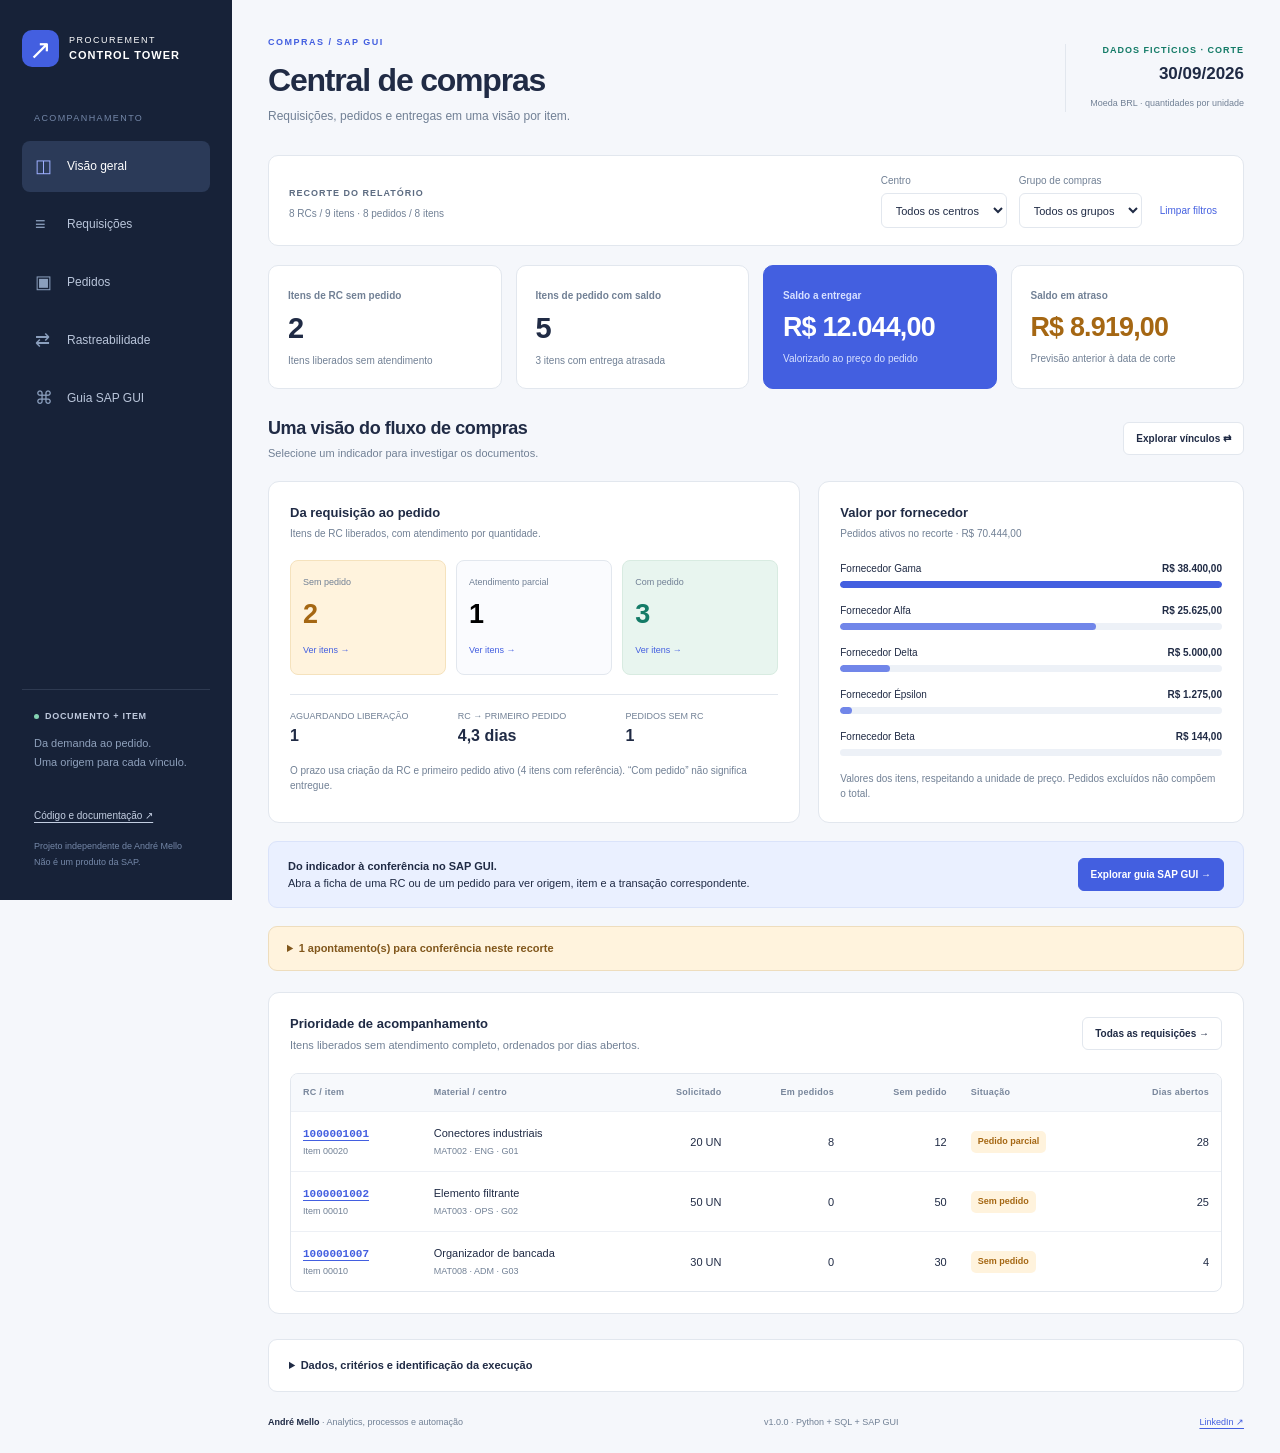
<file: index.html>
<!doctype html>
<html lang="pt-BR"><head><meta charset="utf-8"><meta name="viewport" content="width=device-width,initial-scale=1"><meta name="description" content="Requisições e pedidos por item: relatório visual, SQL reproduzível e guia SAP GUI com dados fictícios."><title>Central de compras · SAP Procurement Control Tower</title><style>:root{--ink:#202b45;--muted:#718095;--line:#e2e7ee;--paper:#f5f7fb;--white:#fff;--blue:#435fe0;--blue-light:#edf1ff;--green:#147b67;--green-light:#e8f5ef;--amber:#a56713;--amber-light:#fff3dd;--red:#ba4e52}
*{box-sizing:border-box}body{margin:0;background:var(--paper);color:var(--ink);font:14px/1.5 "Segoe UI",Arial,sans-serif}button,input,select{font:inherit}button,a{touch-action:manipulation}button{cursor:pointer}a{color:var(--blue);text-underline-offset:3px}button:focus-visible,a:focus-visible,summary:focus-visible,input:focus-visible,select:focus-visible{outline:3px solid #849aff;outline-offset:3px}.skip{position:absolute;top:-70px;left:15px;background:var(--ink);color:white;padding:12px;z-index:10}.skip:focus{top:10px}
.sidebar{position:fixed;inset:0 auto 0 0;width:232px;background:#172238;color:#bdc8dc;padding:30px 22px;display:flex;flex-direction:column}.brand{display:flex;gap:10px;align-items:center;color:white;text-decoration:none;font-size:9px;letter-spacing:1.5px}.brand strong{display:block;font-size:11px;letter-spacing:1px}.brand-icon{width:37px;height:37px;display:grid;place-items:center;font-size:27px;background:#435fe0;border-radius:10px;letter-spacing:0}.nav-caption{font-size:9px;letter-spacing:1.4px;color:#7487a8;margin:45px 12px 15px}.sidebar nav{display:grid;gap:7px}.sidebar nav button{display:flex;gap:12px;align-items:center;border:0;padding:12px 13px;border-radius:8px;background:transparent;color:#b9c5da;font-size:12px;text-align:left}.sidebar nav button>span{font-size:18px;width:20px;color:#8b9fbd}.sidebar nav button[aria-current=page]{background:#2b3a58;color:#fff}.sidebar nav button[aria-current=page]>span{color:#9eafff}.sidebar-note{margin-top:auto;padding:20px 12px 10px;border-top:1px solid #2e3a51;font-size:9px;letter-spacing:.7px}.status-dot{display:inline-block;width:5px;height:5px;background:#85d3b2;border-radius:50%;margin-right:6px}.sidebar-note p{font-size:11px;line-height:1.7;color:#8fa1bc;letter-spacing:0}.sidebar-link{color:#c3cee1;font-size:10px;margin:15px 12px}.sidebar>small{font-size:9px;color:#7588a8;margin:0 12px;line-height:1.8}
main{margin-left:232px;padding:30px 36px 0;max-width:1800px}.topbar{display:flex;justify-content:space-between;align-items:center;gap:24px;margin-bottom:30px}.eyebrow{font-size:9px;letter-spacing:1.5px;font-weight:750;color:var(--blue)}h1{font-size:32px;letter-spacing:-1.2px;font-weight:650;margin:5px 0 3px}.topbar p{margin:0;color:var(--muted);font-size:12px}.snapshot{text-align:right;padding-left:24px;border-left:1px solid var(--line);flex-shrink:0}.snapshot>span{display:block;color:var(--green);font-size:9px;letter-spacing:1px;font-weight:700}.snapshot strong{display:block;font-size:17px;margin:4px 0}.snapshot small{font-size:9px;color:var(--muted)}
.filters{display:flex;justify-content:space-between;align-items:center;gap:20px;padding:17px 20px;background:white;border:1px solid var(--line);border-radius:10px}.filter-label{font-size:9px;letter-spacing:1px;font-weight:700;color:#5c6b81}.filters small{display:block;font-size:10px;color:var(--muted);margin-top:4px}.filter-fields{display:flex;align-items:end;gap:12px}.filter-fields label,.field{font-size:10px;color:var(--muted);display:flex;flex-direction:column;gap:5px}.filter-fields select,.field select,.field input{height:35px;border:1px solid var(--line);border-radius:6px;padding:6px 10px;color:var(--ink);background:white;font-size:11px;min-width:0}.subtle{background:none;border:0;color:var(--blue);font-size:10px;min-height:35px}.kpis{display:grid;grid-template-columns:repeat(4,minmax(0,1fr));gap:14px;margin:19px 0 26px}.kpi{background:white;border:1px solid var(--line);border-radius:10px;padding:18px 19px;min-width:0}.kpi>span{font-size:10px;font-weight:600;color:var(--muted)}.kpi strong{display:block;font-size:29px;letter-spacing:-.8px;margin:7px 0 4px;line-height:1.15;font-variant-numeric:tabular-nums}.kpi strong.money{font-size:clamp(19px,2.1vw,27px)}.kpi small{font-size:10px;color:var(--muted)}.kpi.highlight{background:var(--blue);border-color:var(--blue);color:white}.kpi.highlight>span,.kpi.highlight small{color:#d7e0ff}.kpi .amber{color:var(--amber)}
#panel{outline:none}.panel-heading{display:flex;justify-content:space-between;align-items:center;gap:15px;margin-bottom:19px}.panel-heading h2{font-size:18px;letter-spacing:-.4px;margin:0 0 3px}.panel-heading p{font-size:11px;color:var(--muted);margin:0}.button{display:inline-flex;align-items:center;justify-content:center;gap:7px;border:1px solid var(--line);border-radius:6px;padding:8px 12px;background:white;color:var(--ink);text-decoration:none;font-size:10px;font-weight:600}.button.primary{background:var(--blue);border-color:var(--blue);color:white}.button small{font-size:10px}.card{min-width:0;background:white;border:1px solid var(--line);border-radius:11px;padding:21px}.section-grid{display:grid;grid-template-columns:minmax(0,1.25fr) minmax(0,1fr);gap:18px}.card h3{font-size:13px;margin:0 0 4px}.caption{font-size:10px;color:var(--muted);margin:0 0 18px}.status-grid{display:grid;grid-template-columns:repeat(3,1fr);gap:10px;margin:19px 0}.stage{border:1px solid var(--line);background:#fafbfe;border-radius:8px;padding:15px 12px;text-align:left}.stage span{display:block;color:var(--muted);font-size:9px}.stage strong{display:block;font-size:27px;margin:4px 0}.stage small{font-size:9px;color:var(--blue)}.stage:first-child{background:var(--amber-light);border-color:#f5e2bd}.stage:first-child strong{color:var(--amber)}.stage:last-child{background:var(--green-light);border-color:#d8ebe1}.stage:last-child strong{color:var(--green)}.mini-metrics{display:grid;grid-template-columns:repeat(3,1fr);border-top:1px solid var(--line);padding-top:15px;margin-top:10px;gap:15px}.mini-metrics span{display:block;font-size:9px;color:var(--muted)}.mini-metrics b{font-size:16px;font-weight:650}.bars{display:grid;gap:15px;margin-top:20px}.bar-label{display:flex;justify-content:space-between;gap:15px;font-size:10px;margin-bottom:5px}.bar-label b{font-weight:600;font-variant-numeric:tabular-nums}.bar-track{height:7px;background:#edf1f7;border-radius:8px;overflow:hidden}.bar-fill{height:100%;background:#7186e9;border-radius:8px}.bar-row:first-child .bar-fill{background:var(--blue)}.footnote{font-size:10px;color:var(--muted);margin:15px 0 0}.callout{display:flex;gap:12px;align-items:center;justify-content:space-between;background:#eaf0ff;border:1px solid #dae3fa;border-radius:9px;padding:16px 19px;margin-top:18px}.callout p{font-size:11px;margin:0}.callout b{display:block}.callout .button{flex-shrink:0}.alert-box{margin-top:18px;border:1px solid #eeddbd;background:var(--amber-light);border-radius:9px;padding:13px 18px;font-size:11px}.alert-box summary{cursor:pointer;color:#81571c;font-weight:600}.alert-box p{color:#81663e;margin:10px 0 0}
.toolbar{display:flex;gap:12px;align-items:end;margin-bottom:17px}.field.grow{flex:1;min-width:120px}.counter{font-size:10px;color:var(--muted);white-space:nowrap}.table-wrap{max-width:100%;overflow:auto;border:1px solid var(--line);border-radius:8px}table{border-collapse:collapse;width:100%;text-align:left;white-space:nowrap;font-size:11px}th{background:#f7f9fc;color:#78869b;font-size:9px;letter-spacing:.25px;font-weight:650;padding:12px}td{border-top:1px solid #edf0f5;padding:13px 12px;font-variant-numeric:tabular-nums}td small{display:block;color:var(--muted);font-size:9px;margin-top:3px}td.num,th.num{text-align:right}.doc-link{border:0;padding:0;background:none;color:var(--blue);font:600 11px Consolas,monospace;text-decoration:underline;text-underline-offset:3px}.pill{display:inline-block;border-radius:5px;padding:4px 7px;font-size:9px;font-weight:600;background:#eff2f7;color:#6c7b91}.pill.warn{background:var(--amber-light);color:var(--amber)}.pill.good{background:var(--green-light);color:var(--green)}.pill.info{background:var(--blue-light);color:var(--blue)}.empty{white-space:normal;text-align:center;color:var(--muted);padding:30px;font-size:12px}.table-note{font-size:10px;color:var(--muted);margin:14px 0 0}.block-space{margin-top:21px}
.trace-grid{display:grid;grid-template-columns:minmax(0,.8fr) minmax(0,1.4fr);gap:18px}.trace-list{display:grid;gap:8px;max-height:600px;overflow:auto}.trace-choice{border:1px solid var(--line);border-radius:7px;background:white;padding:13px;text-align:left}.trace-choice[aria-pressed=true]{border-color:#9daef2;background:#f1f4ff}.trace-choice strong{font:600 11px Consolas,monospace}.trace-choice small{display:block;font-size:10px;color:var(--muted);margin:4px 0 8px}.trace-summary{display:flex;align-items:center;justify-content:space-between;gap:10px;border-bottom:1px solid var(--line);padding-bottom:17px;margin-bottom:17px}.trace-summary h3{margin:0;font:600 15px Consolas,monospace}.trace-summary p{font-size:11px;color:var(--muted);margin:5px 0}.timeline{border-left:2px solid #dde5f8;margin:20px 0 0 8px;padding-left:22px;display:grid;gap:14px}.timeline-item{position:relative;border:1px solid var(--line);border-radius:9px;padding:15px}.timeline-item:before{content:"";position:absolute;left:-29px;top:20px;width:10px;height:10px;border:2px solid white;box-shadow:0 0 0 1px #a9b8e4;background:var(--blue);border-radius:50%}.timeline-top{display:flex;justify-content:space-between;align-items:center;gap:10px}.timeline-item p{font-size:11px;margin:6px 0;color:var(--muted)}.timeline-values{display:flex;gap:24px;font-size:10px;margin-top:12px;flex-wrap:wrap}.timeline-values b{display:block;font-size:13px}.trace-balance{background:#f2f5fb;border-radius:7px;margin-top:18px;padding:15px;font-size:11px}.trace-balance b{font-size:14px}
.guide-catalog{display:grid;grid-template-columns:repeat(4,minmax(0,1fr));gap:10px;margin-bottom:20px}.guide-choice{background:white;border:1px solid var(--line);border-radius:8px;padding:15px;text-align:left;min-width:0}.guide-choice strong{font:600 16px Consolas,monospace;color:var(--blue)}.guide-choice small{display:block;font-size:10px;color:var(--muted);margin-top:5px;white-space:normal}.guide-choice[aria-pressed=true]{border-color:#8ea3ef;background:var(--blue-light)}.guide-layout{display:grid;grid-template-columns:minmax(0,1.2fr) minmax(0,1fr);gap:24px}.guide-layout ol{padding-left:20px;color:#536379;font-size:12px}.guide-layout li{padding:0 0 13px 7px}.guide-layout h3{font-size:14px}.didactic{background:#eff3fa;border:1px solid #dce3ef;border-radius:9px;padding:18px}.didactic .window-bar{font:11px Consolas,monospace;background:#dce4f2;border-radius:5px;padding:9px 11px;margin-bottom:18px;color:#415775}.didactic label{display:block;color:var(--muted);font-size:10px;margin:10px 0}.fake-field{background:white;border:1px solid #d5deed;border-radius:4px;padding:9px 11px;min-height:35px;color:#42577b;font-size:11px;margin-top:4px;overflow-wrap:anywhere}.didactic p{font-size:10px;color:var(--muted)}.guide-warning{padding:12px 14px;border-left:3px solid #9aade4;background:#f4f6fc;font-size:11px;color:#65758a;margin-top:18px}.source-link{font-size:10px;display:inline-block;margin-top:13px}
.audit{background:white;border:1px solid var(--line);border-radius:9px;margin-top:25px;font-size:11px}.audit summary{cursor:pointer;padding:17px 20px;font-weight:600}.audit>div{padding:0 20px 20px}.audit p{font-size:11px;color:var(--muted);overflow-wrap:anywhere}.hash-grid{display:grid;grid-template-columns:1fr 1fr;gap:15px}.hash-grid>div{background:#f5f7fb;border-radius:6px;padding:13px;min-width:0}.hash-grid code{display:block;font:10px/1.6 Consolas,monospace;overflow-wrap:anywhere;margin-top:5px;color:var(--muted)}.downloads{display:flex;gap:9px;flex-wrap:wrap;margin-top:15px}footer{display:flex;justify-content:space-between;gap:20px;padding:24px 0;font-size:9px;color:var(--muted)}footer b{color:var(--ink)}
dialog{border:1px solid var(--line);border-radius:15px;padding:25px;width:min(640px,92vw);max-height:90vh;color:var(--ink);box-shadow:0 20px 100px #15213e33}dialog::backdrop{background:#14213a73}.dialog-top{display:flex;justify-content:space-between;align-items:center}.dialog-top button{border:0;background:#f0f3f8;border-radius:6px;font-size:22px;line-height:1;width:31px;height:31px;color:var(--muted)}dialog h2{font-size:23px;letter-spacing:-.6px;margin:16px 0 4px}dialog .intro-small{color:var(--muted);font-size:12px;margin:0 0 18px}.detail-grid{display:grid;grid-template-columns:1fr 1fr;gap:17px;background:#f7f9fc;padding:18px;border-radius:8px;margin:18px 0}.detail-grid span{font-size:10px;color:var(--muted);display:block}.detail-grid b{font-size:12px;overflow-wrap:anywhere}.source-note{border-top:1px solid var(--line);padding-top:13px;font-size:10px;color:var(--muted);overflow-wrap:anywhere}.dialog-actions{display:flex;gap:10px;margin-top:18px;flex-wrap:wrap}
@media(max-width:1200px){.sidebar{width:205px;padding:26px 16px}main{margin-left:205px;padding:26px 25px 0}.kpis{grid-template-columns:1fr 1fr}.kpi strong.money{font-size:27px}.section-grid{grid-template-columns:1fr 1fr}.filters{align-items:start}.filter-fields{gap:9px}.filter-fields select{max-width:145px}.guide-catalog{grid-template-columns:1fr 1fr}}
@media(max-width:960px){.sidebar{position:static;width:auto;padding:16px 22px;display:block}.brand{display:inline-flex}.sidebar nav{display:flex;overflow:auto;margin-top:17px;gap:6px}.sidebar nav button{white-space:nowrap;padding:9px 12px;flex-shrink:0}.sidebar nav button>span{font-size:14px;width:15px}.nav-caption,.sidebar-note,.sidebar-link,.sidebar>small{display:none}main{margin-left:0;max-width:none;padding:24px 25px 0}.guide-layout{grid-template-columns:1fr 1fr}.trace-grid{grid-template-columns:1fr 1.4fr}.filters{align-items:center}}
@media(max-width:650px){.sidebar{padding:15px 16px}.brand-icon{width:31px;height:31px;font-size:22px}.brand{font-size:8px}.brand strong{font-size:10px}.sidebar nav{margin-top:13px}.sidebar nav button{font-size:11px;padding:8px 10px}main{padding:21px 16px 0}.topbar{display:block;margin-bottom:20px}h1{font-size:29px}.topbar p{font-size:11px}.snapshot{border:0;padding:0;margin-top:17px;text-align:left;display:grid;grid-template-columns:1fr auto;gap:2px}.snapshot strong{margin:0;font-size:14px}.snapshot small{grid-column:1/-1}.filters{display:block;padding:15px}.filter-fields{margin-top:12px;display:grid;grid-template-columns:1fr 1fr}.filter-fields label{min-width:0}.filter-fields select{max-width:none;width:100%}.filter-fields .subtle{grid-column:1/-1;text-align:left;min-height:22px;padding:0}.kpis{gap:10px;margin:14px 0 22px}.kpi{padding:14px 12px}.kpi strong{font-size:28px}.kpi strong.money{font-size:20px}.kpi small{font-size:9px}.kpi>span{font-size:9px}.section-grid,.trace-grid,.guide-layout{grid-template-columns:1fr}.card{padding:17px 14px}.panel-heading{align-items:start;flex-wrap:wrap}.panel-heading h2{font-size:17px}.panel-heading p{font-size:10px}.panel-heading .button{font-size:9px}.status-grid{gap:7px}.stage{padding:12px 9px}.stage span{font-size:8px}.stage strong{font-size:25px}.stage small{font-size:8px}.mini-metrics{gap:10px}.mini-metrics span{font-size:8px}.mini-metrics b{font-size:14px}.callout{align-items:start;flex-direction:column;padding:15px}.callout p{font-size:10px}.toolbar{flex-wrap:wrap;gap:10px}.field.grow{flex-basis:100%}.field{flex:1}.toolbar>.button{flex-basis:100%}.counter{font-size:9px}.guide-catalog{gap:8px}.guide-choice{padding:12px}.guide-choice strong{font-size:15px}.guide-choice small{font-size:9px}.trace-list{max-height:250px}.trace-summary{align-items:start}.trace-summary h3{font-size:13px}.timeline{padding-left:16px}.timeline-item:before{left:-23px}.timeline-item{padding:12px}.timeline-top{align-items:start;flex-direction:column}.hash-grid{grid-template-columns:1fr}.audit summary{padding:15px;font-size:10px}.audit>div{padding:0 15px 15px}footer{flex-wrap:wrap;gap:10px;padding:21px 0}.detail-grid{padding:13px;gap:13px}.detail-grid b{font-size:11px}dialog{padding:19px}.dialog-actions .button{width:100%}}
@media(prefers-reduced-motion:reduce){html{scroll-behavior:auto}}
.timeline-top>span>small{display:block;font-size:9px;color:var(--muted);margin-top:3px}
</style></head>
<body><a class="skip" href="#panel">Ir ao relatório</a>
<aside class="sidebar"><a class="brand" href="#overview" aria-label="Central de compras, início"><span class="brand-icon">↗</span><span>PROCUREMENT<strong>CONTROL TOWER</strong></span></a><div class="nav-caption">ACOMPANHAMENTO</div><nav aria-label="Perspectivas de compras"><button data-view="overview" aria-current="page"><span aria-hidden="true">◫</span>Visão geral</button><button data-view="requests"><span aria-hidden="true">≡</span>Requisições</button><button data-view="orders"><span aria-hidden="true">▣</span>Pedidos</button><button data-view="trace"><span aria-hidden="true">⇄</span>Rastreabilidade</button><button data-view="guide"><span aria-hidden="true">⌘</span>Guia SAP GUI</button></nav><div class="sidebar-note"><span class="status-dot"></span><b>DOCUMENTO + ITEM</b><p>Da demanda ao pedido.<br>Uma origem para cada vínculo.</p></div><a class="sidebar-link" href="https://github.com/andremellotech/sap-procurement-control-tower">Código e documentação ↗</a><small>Projeto independente de André Mello<br>Não é um produto da SAP.</small></aside>
<main><header class="topbar"><div><span class="eyebrow">COMPRAS / SAP GUI</span><h1>Central de compras</h1><p>Requisições, pedidos e entregas em uma visão por item.</p></div><div class="snapshot"><span id="data-kind">SNAPSHOT</span><strong id="as-of"></strong><small>Moeda BRL · quantidades por unidade</small></div></header>
<section class="filters" aria-label="Escopo dos indicadores"><div><span class="filter-label">RECORTE DO RELATÓRIO</span><small id="scope-note"></small></div><div class="filter-fields"><label for="global-center">Centro<select id="global-center"><option value="">Todos os centros</option></select></label><label for="global-group">Grupo de compras<select id="global-group"><option value="">Todos os grupos</option></select></label><button class="subtle" id="reset-filters">Limpar filtros</button></div></section>
<section class="kpis" id="kpis" aria-label="Indicadores do recorte"></section>
<section id="panel" tabindex="-1" aria-labelledby="panel-title"></section>
<details class="audit"><summary>Dados, critérios e identificação da execução</summary><div id="audit-content"></div></details>
<footer><span><b>André Mello</b> · Analytics, processos e automação</span><span>v1.0.0 · Python + SQL + SAP GUI</span><a href="https://www.linkedin.com/in/aamello/">LinkedIn ↗</a></footer>
</main>
<dialog id="doc-dialog" aria-labelledby="dialog-title"><div class="dialog-top"><span class="eyebrow">CONFERÊNCIA DO DOCUMENTO</span><button id="close-dialog" aria-label="Fechar ficha">×</button></div><div id="dialog-content"></div></dialog>
<script type="application/json" id="report-data">{"colunas":{"requisicoes":["rc","item_rc","data_rc","data_liberacao","solicitante","centro","grupo_compras","material","descricao","unidade","quantidade_milesimos","status","arquivo","linha","pedido_milesimos","itens_pedido_ativos","primeiro_pedido","saldo_rc_milesimos","situacao","dias_aberta","dias_rc_primeiro_pedido"],"pedidos":["pedido","item_pedido","rc","item_rc","data_pedido","fornecedor","centro","grupo_compras","material","descricao","unidade","quantidade_milesimos","recebido_milesimos","preco_centavos","unidade_preco","data_prevista","status","arquivo","linha","saldo_milesimos","valor_centavos","saldo_centavos","atrasado","dias_atraso","situacao"],"fornecedores":["fornecedor","itens","documentos","valor_centavos","saldo_centavos","itens_atrasados","saldo_atrasado_centavos"],"alertas":["codigo","documento","item","mensagem","transacao"]},"requisicoes":[{"rc":"1000001001","item_rc":"00010","data_rc":"2026-09-01","data_liberacao":"2026-09-02","solicitante":"Solicitante 01","centro":"ENG","grupo_compras":"G01","material":"MAT001","descricao":"Conjunto de fixação","unidade":"UN","quantidade_milesimos":100000,"status":"LIBERADA","arquivo":"requisicoes.csv","linha":2,"pedido_milesimos":100000,"itens_pedido_ativos":2,"primeiro_pedido":"2026-09-04","saldo_rc_milesimos":0,"situacao":"CONVERTIDA","dias_aberta":0,"dias_rc_primeiro_pedido":3},{"rc":"1000001001","item_rc":"00020","data_rc":"2026-09-01","data_liberacao":"2026-09-02","solicitante":"Solicitante 01","centro":"ENG","grupo_compras":"G01","material":"MAT002","descricao":"Conectores industriais","unidade":"UN","quantidade_milesimos":20000,"status":"LIBERADA","arquivo":"requisicoes.csv","linha":3,"pedido_milesimos":8000,"itens_pedido_ativos":1,"primeiro_pedido":"2026-09-08","saldo_rc_milesimos":12000,"situacao":"PARCIAL","dias_aberta":28,"dias_rc_primeiro_pedido":7},{"rc":"1000001002","item_rc":"00010","data_rc":"2026-09-03","data_liberacao":"2026-09-05","solicitante":"Solicitante 02","centro":"OPS","grupo_compras":"G02","material":"MAT003","descricao":"Elemento filtrante","unidade":"UN","quantidade_milesimos":50000,"status":"LIBERADA","arquivo":"requisicoes.csv","linha":4,"pedido_milesimos":0,"itens_pedido_ativos":0,"primeiro_pedido":null,"saldo_rc_milesimos":50000,"situacao":"SEM_PEDIDO","dias_aberta":25,"dias_rc_primeiro_pedido":null},{"rc":"1000001003","item_rc":"00010","data_rc":"2026-09-22","data_liberacao":"","solicitante":"Solicitante 03","centro":"ADM","grupo_compras":"G03","material":"MAT004","descricao":"Suporte de monitor","unidade":"UN","quantidade_milesimos":10000,"status":"AGUARDANDO","arquivo":"requisicoes.csv","linha":5,"pedido_milesimos":0,"itens_pedido_ativos":0,"primeiro_pedido":null,"saldo_rc_milesimos":10000,"situacao":"AGUARDANDO","dias_aberta":0,"dias_rc_primeiro_pedido":null},{"rc":"1000001004","item_rc":"00010","data_rc":"2026-09-05","data_liberacao":"","solicitante":"Solicitante 04","centro":"OPS","grupo_compras":"G02","material":"MAT005","descricao":"Correia de transmissão","unidade":"UN","quantidade_milesimos":5000,"status":"EXCLUIDA","arquivo":"requisicoes.csv","linha":6,"pedido_milesimos":0,"itens_pedido_ativos":0,"primeiro_pedido":null,"saldo_rc_milesimos":5000,"situacao":"EXCLUIDA","dias_aberta":0,"dias_rc_primeiro_pedido":null},{"rc":"1000001005","item_rc":"00010","data_rc":"2026-09-06","data_liberacao":"2026-09-07","solicitante":"Solicitante 05","centro":"ENG","grupo_compras":"G01","material":"MAT006","descricao":"Sensor de processo","unidade":"UN","quantidade_milesimos":12000,"status":"LIBERADA","arquivo":"requisicoes.csv","linha":7,"pedido_milesimos":12000,"itens_pedido_ativos":1,"primeiro_pedido":"2026-09-09","saldo_rc_milesimos":0,"situacao":"CONVERTIDA","dias_aberta":0,"dias_rc_primeiro_pedido":3},{"rc":"1000001006","item_rc":"00010","data_rc":"2026-09-10","data_liberacao":"2026-09-11","solicitante":"Solicitante 06","centro":"OPS","grupo_compras":"G02","material":"MAT007","descricao":"Válvula auxiliar","unidade":"UN","quantidade_milesimos":40000,"status":"LIBERADA","arquivo":"requisicoes.csv","linha":8,"pedido_milesimos":45000,"itens_pedido_ativos":2,"primeiro_pedido":"2026-09-14","saldo_rc_milesimos":0,"situacao":"CONVERTIDA","dias_aberta":0,"dias_rc_primeiro_pedido":4},{"rc":"1000001007","item_rc":"00010","data_rc":"2026-09-25","data_liberacao":"2026-09-26","solicitante":"Solicitante 07","centro":"ADM","grupo_compras":"G03","material":"MAT008","descricao":"Organizador de bancada","unidade":"UN","quantidade_milesimos":30000,"status":"LIBERADA","arquivo":"requisicoes.csv","linha":9,"pedido_milesimos":0,"itens_pedido_ativos":0,"primeiro_pedido":null,"saldo_rc_milesimos":30000,"situacao":"SEM_PEDIDO","dias_aberta":4,"dias_rc_primeiro_pedido":null},{"rc":"1000001008","item_rc":"00010","data_rc":"2026-09-18","data_liberacao":"","solicitante":"Solicitante 08","centro":"ADM","grupo_compras":"G03","material":"MAT009","descricao":"Luminária técnica","unidade":"UN","quantidade_milesimos":2000,"status":"REJEITADA","arquivo":"requisicoes.csv","linha":10,"pedido_milesimos":0,"itens_pedido_ativos":0,"primeiro_pedido":null,"saldo_rc_milesimos":2000,"situacao":"REJEITADA","dias_aberta":0,"dias_rc_primeiro_pedido":null}],"pedidos":[{"pedido":"4500002001","item_pedido":"00010","rc":"1000001001","item_rc":"00010","data_pedido":"2026-09-04","fornecedor":"Fornecedor Alfa","centro":"ENG","grupo_compras":"G01","material":"MAT001","descricao":"Conjunto de fixação","unidade":"UN","quantidade_milesimos":60000,"recebido_milesimos":60000,"preco_centavos":25000,"unidade_preco":1,"data_prevista":"2026-09-15","status":"CONCLUIDO","arquivo":"pedidos.csv","linha":2,"saldo_milesimos":0,"valor_centavos":1500000,"saldo_centavos":0,"atrasado":0,"dias_atraso":0,"situacao":"CONCLUIDO"},{"pedido":"4500002002","item_pedido":"00010","rc":"1000001001","item_rc":"00010","data_pedido":"2026-09-07","fornecedor":"Fornecedor Alfa","centro":"ENG","grupo_compras":"G01","material":"MAT001","descricao":"Conjunto de fixação","unidade":"UN","quantidade_milesimos":40000,"recebido_milesimos":10000,"preco_centavos":25000,"unidade_preco":1,"data_prevista":"2026-09-20","status":"ABERTO","arquivo":"pedidos.csv","linha":3,"saldo_milesimos":30000,"valor_centavos":1000000,"saldo_centavos":750000,"atrasado":1,"dias_atraso":10,"situacao":"ATRASADO"},{"pedido":"4500002003","item_pedido":"00010","rc":"1000001001","item_rc":"00020","data_pedido":"2026-09-08","fornecedor":"Fornecedor Beta","centro":"ENG","grupo_compras":"G01","material":"MAT002","descricao":"Conectores industriais","unidade":"UN","quantidade_milesimos":8000,"recebido_milesimos":0,"preco_centavos":180000,"unidade_preco":100,"data_prevista":"2026-09-25","status":"ABERTO","arquivo":"pedidos.csv","linha":4,"saldo_milesimos":8000,"valor_centavos":14400,"saldo_centavos":14400,"atrasado":1,"dias_atraso":5,"situacao":"ATRASADO"},{"pedido":"4500002004","item_pedido":"00010","rc":"1000001005","item_rc":"00010","data_pedido":"2026-09-09","fornecedor":"Fornecedor Gama","centro":"ENG","grupo_compras":"G01","material":"MAT006","descricao":"Sensor de processo","unidade":"UN","quantidade_milesimos":12000,"recebido_milesimos":12000,"preco_centavos":320000,"unidade_preco":1,"data_prevista":"2026-09-22","status":"CONCLUIDO","arquivo":"pedidos.csv","linha":5,"saldo_milesimos":0,"valor_centavos":3840000,"saldo_centavos":0,"atrasado":0,"dias_atraso":0,"situacao":"CONCLUIDO"},{"pedido":"4500002005","item_pedido":"00010","rc":"1000001006","item_rc":"00010","data_pedido":"2026-09-14","fornecedor":"Fornecedor Delta","centro":"OPS","grupo_compras":"G02","material":"MAT007","descricao":"Válvula auxiliar","unidade":"UN","quantidade_milesimos":40000,"recebido_milesimos":20000,"preco_centavos":12500,"unidade_preco":1,"data_prevista":"2026-10-08","status":"ABERTO","arquivo":"pedidos.csv","linha":6,"saldo_milesimos":20000,"valor_centavos":500000,"saldo_centavos":250000,"atrasado":0,"dias_atraso":0,"situacao":"NO_PRAZO"},{"pedido":"4500002006","item_pedido":"00010","rc":"","item_rc":"","data_pedido":"2026-09-16","fornecedor":"Fornecedor Épsilon","centro":"ADM","grupo_compras":"G03","material":"MAT010","descricao":"Kit de organização","unidade":"UN","quantidade_milesimos":15000,"recebido_milesimos":0,"preco_centavos":8500,"unidade_preco":1,"data_prevista":"2026-09-28","status":"ABERTO","arquivo":"pedidos.csv","linha":7,"saldo_milesimos":15000,"valor_centavos":127500,"saldo_centavos":127500,"atrasado":1,"dias_atraso":2,"situacao":"ATRASADO"},{"pedido":"4500002007","item_pedido":"00010","rc":"1000001001","item_rc":"00020","data_pedido":"2026-09-10","fornecedor":"Fornecedor Beta","centro":"ENG","grupo_compras":"G01","material":"MAT002","descricao":"Conectores industriais","unidade":"UN","quantidade_milesimos":5000,"recebido_milesimos":0,"preco_centavos":180000,"unidade_preco":100,"data_prevista":"2026-09-23","status":"EXCLUIDO","arquivo":"pedidos.csv","linha":8,"saldo_milesimos":0,"valor_centavos":0,"saldo_centavos":0,"atrasado":0,"dias_atraso":0,"situacao":"EXCLUIDO"},{"pedido":"4500002008","item_pedido":"00010","rc":"1000001006","item_rc":"00010","data_pedido":"2026-09-20","fornecedor":"Fornecedor Alfa","centro":"OPS","grupo_compras":"G02","material":"MAT007","descricao":"Válvula auxiliar","unidade":"UN","quantidade_milesimos":5000,"recebido_milesimos":0,"preco_centavos":12500,"unidade_preco":1,"data_prevista":"2026-10-15","status":"ABERTO","arquivo":"pedidos.csv","linha":9,"saldo_milesimos":5000,"valor_centavos":62500,"saldo_centavos":62500,"atrasado":0,"dias_atraso":0,"situacao":"NO_PRAZO"}],"fornecedores":[{"fornecedor":"Fornecedor Alfa","itens":3,"documentos":3,"valor_centavos":2562500,"saldo_centavos":812500,"itens_atrasados":1,"saldo_atrasado_centavos":750000},{"fornecedor":"Fornecedor Beta","itens":1,"documentos":1,"valor_centavos":14400,"saldo_centavos":14400,"itens_atrasados":1,"saldo_atrasado_centavos":14400},{"fornecedor":"Fornecedor Delta","itens":1,"documentos":1,"valor_centavos":500000,"saldo_centavos":250000,"itens_atrasados":0,"saldo_atrasado_centavos":0},{"fornecedor":"Fornecedor Gama","itens":1,"documentos":1,"valor_centavos":3840000,"saldo_centavos":0,"itens_atrasados":0,"saldo_atrasado_centavos":0},{"fornecedor":"Fornecedor Épsilon","itens":1,"documentos":1,"valor_centavos":127500,"saldo_centavos":127500,"itens_atrasados":1,"saldo_atrasado_centavos":127500}],"schema_versao":1,"data_corte":"2026-09-30","moeda":"BRL","kpis":{"itens_rc":9,"documentos_rc":8,"itens_pedido":8,"documentos_pedido":8,"rc_sem_pedido":2,"rc_parcial":1,"rc_convertida":3,"rc_aguardando":1,"itens_com_saldo":5,"itens_atrasados":3,"valor_pedidos_centavos":7044400,"saldo_centavos":1204400,"saldo_atrasado_centavos":891900,"pedidos_sem_rc":1},"alertas":[{"codigo":"PEDIDO_SUPERIOR_RC","documento":"1000001006","item":"00010","mensagem":"Quantidade em pedidos ativos acima da RC; confira alterações e os vínculos por item.","transacao":"ME53N"}],"fontes":{"requisicoes.csv":{"sha256":"3c65b1deb3f3e9ba0e9f18585a5d977891586ffaa19b039a6a0c3f4bc72bce26","bytes":1000,"base":"requisicoes"},"pedidos.csv":{"sha256":"c2c54efbbce04d3c620dab32c12a3f40c4c33d380fc8429669938651d0ee836d","bytes":1191,"base":"pedidos"}},"mapeamento":{"formato_data":"iso","milhar":"","decimal":".","separador":";","requisicoes":{"aba":"Dados","colunas":{"rc":"rc","item_rc":"item_rc","data_rc":"data_rc","data_liberacao":"data_liberacao","solicitante":"solicitante","centro":"centro","grupo_compras":"grupo_compras","material":"material","descricao":"descricao","unidade":"unidade","quantidade":"quantidade","status":"status"},"arquivo":"requisicoes.csv"},"pedidos":{"aba":"Dados","colunas":{"pedido":"pedido","item_pedido":"item_pedido","rc":"rc","item_rc":"item_rc","data_pedido":"data_pedido","fornecedor":"fornecedor","centro":"centro","grupo_compras":"grupo_compras","material":"material","descricao":"descricao","unidade":"unidade","quantidade":"quantidade","quantidade_recebida":"quantidade_recebida","preco_brl":"preco_brl","unidade_preco":"unidade_preco","data_prevista":"data_prevista","status":"status"},"arquivo":"pedidos.csv"}},"campos_origem":{"requisicoes":[{"arquivo":"requisicoes.csv","linha":2,"campos_origem":{"rc":"1000001001","item_rc":"10","data_rc":"2026-09-01","data_liberacao":"2026-09-02","solicitante":"Solicitante 01","centro":"ENG","grupo_compras":"G01","material":"MAT001","descricao":"Conjunto de fixação","unidade":"UN","quantidade":"100","status":"LIBERADA"}},{"arquivo":"requisicoes.csv","linha":3,"campos_origem":{"rc":"1000001001","item_rc":"20","data_rc":"2026-09-01","data_liberacao":"2026-09-02","solicitante":"Solicitante 01","centro":"ENG","grupo_compras":"G01","material":"MAT002","descricao":"Conectores industriais","unidade":"UN","quantidade":"20","status":"LIBERADA"}},{"arquivo":"requisicoes.csv","linha":4,"campos_origem":{"rc":"1000001002","item_rc":"10","data_rc":"2026-09-03","data_liberacao":"2026-09-05","solicitante":"Solicitante 02","centro":"OPS","grupo_compras":"G02","material":"MAT003","descricao":"Elemento filtrante","unidade":"UN","quantidade":"50","status":"LIBERADA"}},{"arquivo":"requisicoes.csv","linha":5,"campos_origem":{"rc":"1000001003","item_rc":"10","data_rc":"2026-09-22","data_liberacao":"","solicitante":"Solicitante 03","centro":"ADM","grupo_compras":"G03","material":"MAT004","descricao":"Suporte de monitor","unidade":"UN","quantidade":"10","status":"AGUARDANDO"}},{"arquivo":"requisicoes.csv","linha":6,"campos_origem":{"rc":"1000001004","item_rc":"10","data_rc":"2026-09-05","data_liberacao":"","solicitante":"Solicitante 04","centro":"OPS","grupo_compras":"G02","material":"MAT005","descricao":"Correia de transmissão","unidade":"UN","quantidade":"5","status":"EXCLUIDA"}},{"arquivo":"requisicoes.csv","linha":7,"campos_origem":{"rc":"1000001005","item_rc":"10","data_rc":"2026-09-06","data_liberacao":"2026-09-07","solicitante":"Solicitante 05","centro":"ENG","grupo_compras":"G01","material":"MAT006","descricao":"Sensor de processo","unidade":"UN","quantidade":"12","status":"LIBERADA"}},{"arquivo":"requisicoes.csv","linha":8,"campos_origem":{"rc":"1000001006","item_rc":"10","data_rc":"2026-09-10","data_liberacao":"2026-09-11","solicitante":"Solicitante 06","centro":"OPS","grupo_compras":"G02","material":"MAT007","descricao":"Válvula auxiliar","unidade":"UN","quantidade":"40","status":"LIBERADA"}},{"arquivo":"requisicoes.csv","linha":9,"campos_origem":{"rc":"1000001007","item_rc":"10","data_rc":"2026-09-25","data_liberacao":"2026-09-26","solicitante":"Solicitante 07","centro":"ADM","grupo_compras":"G03","material":"MAT008","descricao":"Organizador de bancada","unidade":"UN","quantidade":"30","status":"LIBERADA"}},{"arquivo":"requisicoes.csv","linha":10,"campos_origem":{"rc":"1000001008","item_rc":"10","data_rc":"2026-09-18","data_liberacao":"","solicitante":"Solicitante 08","centro":"ADM","grupo_compras":"G03","material":"MAT009","descricao":"Luminária técnica","unidade":"UN","quantidade":"2","status":"REJEITADA"}}],"pedidos":[{"arquivo":"pedidos.csv","linha":2,"campos_origem":{"pedido":"4500002001","item_pedido":"10","rc":"1000001001","item_rc":"10","data_pedido":"2026-09-04","fornecedor":"Fornecedor Alfa","centro":"ENG","grupo_compras":"G01","material":"MAT001","descricao":"Conjunto de fixação","unidade":"UN","quantidade":"60","quantidade_recebida":"60","preco_brl":"250.00","unidade_preco":"1","data_prevista":"2026-09-15","status":"CONCLUIDO"}},{"arquivo":"pedidos.csv","linha":3,"campos_origem":{"pedido":"4500002002","item_pedido":"10","rc":"1000001001","item_rc":"10","data_pedido":"2026-09-07","fornecedor":"Fornecedor Alfa","centro":"ENG","grupo_compras":"G01","material":"MAT001","descricao":"Conjunto de fixação","unidade":"UN","quantidade":"40","quantidade_recebida":"10","preco_brl":"250.00","unidade_preco":"1","data_prevista":"2026-09-20","status":"ABERTO"}},{"arquivo":"pedidos.csv","linha":4,"campos_origem":{"pedido":"4500002003","item_pedido":"10","rc":"1000001001","item_rc":"20","data_pedido":"2026-09-08","fornecedor":"Fornecedor Beta","centro":"ENG","grupo_compras":"G01","material":"MAT002","descricao":"Conectores industriais","unidade":"UN","quantidade":"8","quantidade_recebida":"0","preco_brl":"1800.00","unidade_preco":"100","data_prevista":"2026-09-25","status":"ABERTO"}},{"arquivo":"pedidos.csv","linha":5,"campos_origem":{"pedido":"4500002004","item_pedido":"10","rc":"1000001005","item_rc":"10","data_pedido":"2026-09-09","fornecedor":"Fornecedor Gama","centro":"ENG","grupo_compras":"G01","material":"MAT006","descricao":"Sensor de processo","unidade":"UN","quantidade":"12","quantidade_recebida":"12","preco_brl":"3200.00","unidade_preco":"1","data_prevista":"2026-09-22","status":"CONCLUIDO"}},{"arquivo":"pedidos.csv","linha":6,"campos_origem":{"pedido":"4500002005","item_pedido":"10","rc":"1000001006","item_rc":"10","data_pedido":"2026-09-14","fornecedor":"Fornecedor Delta","centro":"OPS","grupo_compras":"G02","material":"MAT007","descricao":"Válvula auxiliar","unidade":"UN","quantidade":"40","quantidade_recebida":"20","preco_brl":"125.00","unidade_preco":"1","data_prevista":"2026-10-08","status":"ABERTO"}},{"arquivo":"pedidos.csv","linha":7,"campos_origem":{"pedido":"4500002006","item_pedido":"10","rc":"","item_rc":"","data_pedido":"2026-09-16","fornecedor":"Fornecedor Épsilon","centro":"ADM","grupo_compras":"G03","material":"MAT010","descricao":"Kit de organização","unidade":"UN","quantidade":"15","quantidade_recebida":"0","preco_brl":"85.00","unidade_preco":"1","data_prevista":"2026-09-28","status":"ABERTO"}},{"arquivo":"pedidos.csv","linha":8,"campos_origem":{"pedido":"4500002007","item_pedido":"10","rc":"1000001001","item_rc":"20","data_pedido":"2026-09-10","fornecedor":"Fornecedor Beta","centro":"ENG","grupo_compras":"G01","material":"MAT002","descricao":"Conectores industriais","unidade":"UN","quantidade":"5","quantidade_recebida":"0","preco_brl":"1800.00","unidade_preco":"100","data_prevista":"2026-09-23","status":"EXCLUIDO"}},{"arquivo":"pedidos.csv","linha":9,"campos_origem":{"pedido":"4500002008","item_pedido":"10","rc":"1000001006","item_rc":"10","data_pedido":"2026-09-20","fornecedor":"Fornecedor Alfa","centro":"OPS","grupo_compras":"G02","material":"MAT007","descricao":"Válvula auxiliar","unidade":"UN","quantidade":"5","quantidade_recebida":"0","preco_brl":"125.00","unidade_preco":"1","data_prevista":"2026-10-15","status":"ABERTO"}}]},"demonstrativo":true,"execucao":{"id":"0e2b12ae-150d-43e8-823d-2dd46be61069","gerado_em_utc":"2026-10-14T22:40:47Z","versao":"1.0.0"}}</script><script type="application/json" id="report-context">{"downloadPrefix":"reports/demo/","guide":[{"codigo":"ME53N","titulo":"Consultar requisição de compra","etapa":"Requisição","natureza":"Consulta","resumo":"Confira o documento e o item que originaram a demanda.","passos":["Acesse ME53N e selecione a requisição que deseja exibir.","Localize o item indicado no relatório. Confira material, centro, unidade e quantidade.","Verifique a situação de liberação e os dados de acompanhamento disponíveis no seu sistema.","Confronte os pedidos relacionados com a referência RC + item; uma RC pode ter atendimento parcial ou vários pedidos."],"campos":["Número da RC e item","Data da requisição","Material / texto breve","Centro e grupo de compras","Quantidade e unidade","Situação de liberação / acompanhamento"],"extracao":"Use ME5A para preparar uma lista. ME53N serve à conferência detalhada; rótulos e abas variam conforme a configuração.","fonte":"https://help.sap.com/docs/SAP_ERP_SPV/967e1c2a6a8c4183b7e07d28e7574445/c680b65334e6b54ce10000000a174cb4.html"},{"codigo":"ME5A","titulo":"Listar requisições de compra","etapa":"Extração de RCs","natureza":"Relatório","resumo":"Prepare a base de requisições com critérios e layout de colunas documentados.","passos":["Defina o intervalo e o escopo de centro/grupo de compras para a extração.","Inclua todos os status necessários à análise; um recorte só de RCs abertas não permite reconstruir o histórico de conversão.","Ajuste o layout para expor RC, item, datas, material, quantidade, unidade e informações de liberação necessárias.","Exporte pelos recursos disponíveis no seu SAP GUI. Guarde o arquivo original e registre os filtros/layout usados.","Mapeie os nomes de colunas e os status para o contrato do projeto antes de processar."],"campos":["RC + item","Data de criação","Data de liberação, se disponível","Solicitante","Centro / grupo de compras","Material / descrição / unidade / quantidade","Status normalizado"],"extracao":"O projeto não adivinha códigos de liberação nem extrai sua data de um indicador. Se o layout não fornecer o histórico necessário, obtenha-o de uma fonte autorizada ou restrinja o indicador.","fonte":"https://help.sap.com/docs/PRODUCT_ID/349992fb60854a62a264d716ad5c8f54/a1e5e052427c9d36e10000000a44538d.html"},{"codigo":"ME23N","titulo":"Consultar pedido de compra","etapa":"Pedido","natureza":"Consulta","resumo":"Confira as condições do item, a referência à RC e o histórico disponível.","passos":["Acesse ME23N e selecione o pedido indicado no relatório.","Escolha o item e confira fornecedor, material, centro, quantidade e unidade.","Confronte preço e unidade de preço. Um preço por 100 unidades não equivale a um preço por unidade.","Verifique a referência à RC, a previsão de entrega e os indicadores de exclusão/conclusão aplicáveis.","Consulte o histórico disponível para conferir recebimentos, devoluções e estornos. O saldo do relatório usa a quantidade líquida informada na extração."],"campos":["Pedido + item","Fornecedor","RC + item de origem, quando houver","Quantidade e unidade","Preço líquido e unidade de preço","Data prevista de entrega","Quantidade líquida recebida","Exclusão / conclusão"],"extracao":"Para listas, use ME2N. Esta versão trata materiais com uma previsão por item; múltiplas remessas, rateios e serviços exigem adaptação do modelo.","fonte":"https://help.sap.com/docs/SAP_S4HANA_ON-PREMISE/25a41481f62e469ba0e61015a0d39d20/7e80b65334e6b54ce10000000a174cb4.html"},{"codigo":"ME2N","titulo":"Listar documentos de compras por número","etapa":"Extração de pedidos","natureza":"Relatório","resumo":"Prepare os itens de pedido e os campos usados no acompanhamento.","passos":["Defina os critérios de documentos, fornecedor e escopo organizacional que representarão o lote.","Confira o significado dos parâmetros de seleção e a abrangência dos status; evite excluir silenciosamente itens necessários à análise.","Exponha número/item do pedido, RC/item de origem, fornecedor, material, unidade, quantidade, preço/unidade de preço e data prevista.","Obtenha a quantidade líquida recebida e a situação do item a partir de campos ou fontes autorizadas disponíveis no seu ambiente.","Exporte, preserve o original e documente filtros, layout e momento da extração. Faça o mapeamento e confronte uma amostra na ME23N."],"campos":["Pedido + item","RC + item de origem","Fornecedor / centro / grupo de compras","Material / descrição / unidade","Quantidade pedida e recebida líquida","Preço e unidade de preço","Data do pedido e previsão","Status normalizado"],"extracao":"ME2N é um relatório por número de documento. A disponibilidade e o significado de colunas dependem do layout e da configuração. O contrato do projeto não pretende ser uma reprodução literal de um layout SAP universal.","fonte":"https://help.sap.com/docs/PRODUCT_ID/349992fb60854a62a264d716ad5c8f54/a1e5e052427c9d36e10000000a44538d.html"}]}</script><script>/* Agregação do recorte visual: regras de atendimento e saldos vêm do SQL. */
var ProcurementMetrics=(()=>{
  function scope(data,filters={}){
    const match=r=>(!filters.centro||r.centro===filters.centro)&&(!filters.grupo||r.grupo_compras===filters.grupo);
    return {requisicoes:data.requisicoes.filter(match),pedidos:data.pedidos.filter(match)};
  }
  function summarize(data){
    const r=data.requisicoes,p=data.pedidos;
    const sum=(rows,f)=>rows.reduce((s,v)=>s+v[f],0),count=s=>r.filter(v=>v.situacao===s).length;
    return {itens_rc:r.length,documentos_rc:new Set(r.map(v=>v.rc)).size,itens_pedido:p.length,documentos_pedido:new Set(p.map(v=>v.pedido)).size,rc_sem_pedido:count('SEM_PEDIDO'),rc_parcial:count('PARCIAL'),rc_convertida:count('CONVERTIDA'),rc_aguardando:count('AGUARDANDO'),itens_com_saldo:p.filter(v=>v.saldo_milesimos>0).length,itens_atrasados:sum(p,'atrasado'),valor_pedidos_centavos:sum(p,'valor_centavos'),saldo_centavos:sum(p,'saldo_centavos'),saldo_atrasado_centavos:sum(p.filter(v=>v.atrasado),'saldo_centavos'),pedidos_sem_rc:p.filter(v=>!v.rc&&v.status!=='EXCLUIDO').length};
  }
  return {scope,summarize};
})();
if(typeof module!=='undefined')module.exports=ProcurementMetrics;
</script><script>"use strict";
const report=JSON.parse(document.getElementById('report-data').textContent);
const context=JSON.parse(document.getElementById('report-context').textContent);
const $=s=>document.querySelector(s),esc=v=>String(v??'').replace(/[&<>"']/g,c=>({'&':'&amp;','<':'&lt;','>':'&gt;','"':'&quot;',"'":'&#39;'}[c]));
const money=v=>new Intl.NumberFormat('pt-BR',{style:'currency',currency:'BRL'}).format(v/100),qty=v=>new Intl.NumberFormat('pt-BR',{maximumFractionDigits:3}).format(v/1000),day=v=>v?v.split('-').reverse().join('/'):'Não informada';
const label={SEM_PEDIDO:'Sem pedido',PARCIAL:'Pedido parcial',CONVERTIDA:'Com pedido',AGUARDANDO:'Aguardando liberação',EXCLUIDA:'Excluída',REJEITADA:'Rejeitada',ATRASADO:'Entrega atrasada',NO_PRAZO:'Dentro do prazo',RECEBIDO:'Recebido',CONCLUIDO:'Concluído',EXCLUIDO:'Excluído'};
const pill=s=>`<span class="pill ${['SEM_PEDIDO','PARCIAL','ATRASADO'].includes(s)?'warn':['CONVERTIDA','RECEBIDO','CONCLUIDO'].includes(s)?'good':s==='AGUARDANDO'?'info':''}">${esc(label[s]||s)}</span>`;
const state={view:'overview',centro:'',grupo:'',query:'',status:'',trace:'',guide:'ME53N',guideDocument:'',guideItem:''};
const scoped=()=>ProcurementMetrics.scope(report,state);
function key(row,kind){return kind==='rc'?`${row.rc}:${row.item_rc}`:`${row.pedido}:${row.item_pedido}`;}
function heading(title,note,extra=''){return `<div class="panel-heading"><div><h2 id="panel-title">${title}</h2><p>${note}</p></div>${extra}</div>`;}
function docButton(row,kind){const id=kind==='rc'?row.rc:row.pedido;return `<button class="doc-link" data-open="${kind}" data-key="${key(row,kind)}">${esc(id)}</button><small>Item ${esc(kind==='rc'?row.item_rc:row.item_pedido)}</small>`;}
function setView(view,status=''){
  state.view=view;state.query='';state.status=status;
  document.querySelectorAll('nav [data-view]').forEach(b=>{if(b.dataset.view===view)b.setAttribute('aria-current','page');else b.removeAttribute('aria-current');});
  render();
}
function renderKpis(data){const k=ProcurementMetrics.summarize(data);
  $('#kpis').innerHTML=[['Itens de RC sem pedido',k.rc_sem_pedido,'Itens liberados sem atendimento',''],['Itens de pedido com saldo',k.itens_com_saldo,`${k.itens_atrasados} itens com entrega atrasada`,''],['Saldo a entregar',money(k.saldo_centavos),'Valorizado ao preço do pedido','highlight'],['Saldo em atraso',money(k.saldo_atrasado_centavos),'Previsão anterior à data de corte','']].map(([title,value,note,style],i)=>`<article class="kpi ${style}"><span>${title}</span><strong class="${i>1?'money ':''}${i===3?'amber':''}">${value}</strong><small>${esc(note)}</small></article>`).join('');
  $('#scope-note').textContent=`${k.documentos_rc} RCs / ${k.itens_rc} itens · ${k.documentos_pedido} pedidos / ${k.itens_pedido} itens`;
}
function alertsForScope(data){const ids=new Set([...data.requisicoes.map(r=>r.rc+':'+r.item_rc),...data.pedidos.map(r=>r.pedido+':'+r.item_pedido)]);return report.alertas.filter(a=>ids.has(a.documento+':'+a.item));}
function overview(data){const k=ProcurementMetrics.summarize(data),r=data.requisicoes,p=data.pedidos;
  const suppliers=[...new Set(p.filter(v=>v.status!=='EXCLUIDO').map(v=>v.fornecedor))].map(name=>({name,total:p.filter(v=>v.fornecedor===name).reduce((s,v)=>s+v.valor_centavos,0)})).sort((a,b)=>b.total-a.total);
  const max=Math.max(1,...suppliers.map(s=>s.total)),lead=r.filter(v=>v.dias_rc_primeiro_pedido!==null),avg=lead.length?(lead.reduce((s,v)=>s+v.dias_rc_primeiro_pedido,0)/lead.length).toLocaleString('pt-BR',{maximumFractionDigits:1}):'—',alerts=alertsForScope(data);
  return heading('Uma visão do fluxo de compras','Selecione um indicador para investigar os documentos.','<button class="button" data-view="trace">Explorar vínculos ⇄</button>')+`<div class="section-grid"><article class="card"><h3>Da requisição ao pedido</h3><p class="caption">Itens de RC liberados, com atendimento por quantidade.</p><div class="status-grid">${[['SEM_PEDIDO',k.rc_sem_pedido,'Sem pedido'],['PARCIAL',k.rc_parcial,'Atendimento parcial'],['CONVERTIDA',k.rc_convertida,'Com pedido']].map(([s,n,t])=>`<button class="stage" data-view="requests" data-status="${s}"><span>${t}</span><strong>${n}</strong><small>Ver itens →</small></button>`).join('')}</div><div class="mini-metrics"><div><span>AGUARDANDO LIBERAÇÃO</span><b>${k.rc_aguardando}</b></div><div><span>RC → PRIMEIRO PEDIDO</span><b>${avg} dias</b></div><div><span>PEDIDOS SEM RC</span><b>${k.pedidos_sem_rc}</b></div></div><p class="footnote">O prazo usa criação da RC e primeiro pedido ativo (${lead.length} itens com referência). “Com pedido” não significa entregue.</p></article><article class="card"><h3>Valor por fornecedor</h3><p class="caption">Pedidos ativos no recorte · ${money(k.valor_pedidos_centavos)}</p><div class="bars">${suppliers.length?suppliers.slice(0,5).map(s=>`<div class="bar-row"><div class="bar-label"><span>${esc(s.name)}</span><b>${money(s.total)}</b></div><div class="bar-track"><div class="bar-fill" style="width:${Math.round(s.total/max*100)}%"></div></div></div>`).join(''):'<p class="empty">Nenhum fornecedor neste recorte.</p>'}</div><p class="footnote">Valores dos itens, respeitando a unidade de preço. Pedidos excluídos não compõem o total.</p></article></div><div class="callout"><p><b>Do indicador à conferência no SAP GUI.</b>Abra a ficha de uma RC ou de um pedido para ver origem, item e a transação correspondente.</p><button class="button primary" data-view="guide">Explorar guia SAP GUI →</button></div>${alerts.length?`<details class="alert-box"><summary>${alerts.length} apontamento(s) para conferência neste recorte</summary>${alerts.map(a=>`<p><b>${esc(a.documento)} / ${esc(a.item)}</b> · ${esc(a.mensagem)} <button class="doc-link" data-guide="${a.transacao}" data-guide-document="${a.documento}" data-guide-item="${a.item}">${a.transacao} →</button></p>`).join('')}</details>`:''}<article class="card block-space"><div class="panel-heading"><div><h3>Prioridade de acompanhamento</h3><p class="caption">Itens liberados sem atendimento completo, ordenados por dias abertos.</p></div><button class="button" data-view="requests">Todas as requisições →</button></div>${requestTable(r.filter(v=>['SEM_PEDIDO','PARCIAL'].includes(v.situacao)).sort((a,b)=>b.dias_aberta-a.dias_aberta))}</article>`;
}
function requestTable(rows){return `<div class="table-wrap"><table><thead><tr><th>RC / item</th><th>Material / centro</th><th class="num">Solicitado</th><th class="num">Em pedidos</th><th class="num">Sem pedido</th><th>Situação</th><th class="num">Dias abertos</th></tr></thead><tbody>${rows.length?rows.map(r=>`<tr><td>${docButton(r,'rc')}</td><td>${esc(r.descricao)}<small>${esc(r.material)} · ${esc(r.centro)} · ${esc(r.grupo_compras)}</small></td><td class="num">${qty(r.quantidade_milesimos)} ${esc(r.unidade)}</td><td class="num">${qty(r.pedido_milesimos)}</td><td class="num">${qty(r.saldo_rc_milesimos)}</td><td>${pill(r.situacao)}</td><td class="num">${r.dias_aberta}</td></tr>`).join(''):'<tr><td colspan="7" class="empty">Nenhum item de requisição nesta seleção.</td></tr>'}</tbody></table></div>`;}
function orderTable(rows){return `<div class="table-wrap"><table><thead><tr><th>Pedido / item</th><th>Fornecedor / material</th><th>RC de origem</th><th>Previsão</th><th class="num">Saldo qtd.</th><th class="num">Saldo BRL</th><th>Situação</th></tr></thead><tbody>${rows.length?rows.map(p=>`<tr><td>${docButton(p,'po')}</td><td>${esc(p.fornecedor)}<small>${esc(p.descricao)} · ${esc(p.centro)}</small></td><td>${p.rc?`${esc(p.rc)}<small>Item ${esc(p.item_rc)}</small>`:'Sem referência'}</td><td>${day(p.data_prevista)}<small>${p.dias_atraso?p.dias_atraso+' dias em atraso':''}</small></td><td class="num">${qty(p.saldo_milesimos)} ${esc(p.unidade)}</td><td class="num">${money(p.saldo_centavos)}</td><td>${pill(p.situacao)}</td></tr>`).join(''):'<tr><td colspan="7" class="empty">Nenhum item de pedido nesta seleção.</td></tr>'}</tbody></table></div>`;}
function filteredRows(){let rows=scoped()[state.view==='requests'?'requisicoes':'pedidos'];const query=state.query.toLocaleLowerCase('pt-BR');return rows.filter(r=>(!state.status||r.situacao===state.status)&&(!query||Object.values(r).join(' ').toLocaleLowerCase('pt-BR').includes(query)));}
function lists(data){const request=state.view==='requests',all=request?data.requisicoes:data.pedidos,types=request?['SEM_PEDIDO','PARCIAL','CONVERTIDA','AGUARDANDO','EXCLUIDA','REJEITADA']:['ATRASADO','NO_PRAZO','RECEBIDO','CONCLUIDO','EXCLUIDO'];return heading(request?'Requisições de compra':'Pedidos de compra',request?'Atendimento calculado pelos vínculos ativos de documento e item.':'Saldo operacional e previsão de entrega na data de corte.',`<button class="button" id="export-selection">↓ Exportar seleção CSV</button>`)+`<article class="card"><div class="toolbar"><label class="field grow" for="list-search">Buscar documento, material ou fornecedor<input id="list-search" type="search" placeholder="Ex.: 1000001001 ou filtro" value="${esc(state.query)}"></label><label class="field" for="list-status">Situação<select id="list-status"><option value="">Todas</option>${types.map(s=>`<option value="${s}" ${state.status===s?'selected':''}>${label[s]}</option>`).join('')}</select></label><span class="counter" id="list-count"></span></div><div id="list-table"></div><p class="table-note">A busca e a situação filtram esta lista e seu CSV; os indicadores mostram todo o recorte de centro/grupo. ${request?'O atendimento considera todos os pedidos vinculados no snapshot, inclusive de outro grupo de compras.':'Saldo valorizado não representa custo realizado nem compromisso contábil.'}</p></article>`;}
function updateList(){const rows=filteredRows();$('#list-count').textContent=`${rows.length} itens na seleção`;$('#list-table').innerHTML=state.view==='requests'?requestTable(rows):orderTable(rows);}
function trace(data){if(!data.requisicoes.some(r=>key(r,'rc')===state.trace))state.trace=data.requisicoes.length?key(data.requisicoes[0],'rc'):'';const current=data.requisicoes.find(r=>key(r,'rc')===state.trace),linked=current?report.pedidos.filter(p=>p.rc===current.rc&&p.item_rc===current.item_rc):[];
  return heading('Uma requisição. Todos os vínculos.','Selecione o item da RC para acompanhar seus pedidos, inclusive os excluídos.')+`<div class="trace-grid"><article class="card"><h3>Itens de requisição</h3><p class="caption">${data.requisicoes.length} itens no recorte atual</p><div class="trace-list">${data.requisicoes.length?data.requisicoes.map(r=>`<button class="trace-choice" data-trace="${key(r,'rc')}" aria-pressed="${state.trace===key(r,'rc')}"><strong>${esc(r.rc)} / ${esc(r.item_rc)}</strong><small>${esc(r.descricao)} · ${esc(r.centro)}</small>${pill(r.situacao)}</button>`).join(''):'<p class="empty">Sem requisições no recorte.</p>'}</div></article><article class="card">${current?`<div class="trace-summary"><div><span class="eyebrow">ORIGEM DA DEMANDA</span><h3>${esc(current.rc)} / ${esc(current.item_rc)}</h3><p>${esc(current.descricao)}</p>${pill(current.situacao)}</div><button class="button" data-open="rc" data-key="${key(current,'rc')}">Abrir ficha</button></div><div class="mini-metrics"><div><span>SOLICITADO</span><b>${qty(current.quantidade_milesimos)} ${esc(current.unidade)}</b></div><div><span>EM PEDIDOS ATIVOS</span><b>${qty(current.pedido_milesimos)}</b></div><div><span>SEM PEDIDO</span><b>${qty(current.saldo_rc_milesimos)}</b></div></div><div class="timeline">${linked.length?linked.map(p=>`<div class="timeline-item"><div class="timeline-top"><span>${docButton(p,'po')}</span>${pill(p.situacao)}</div><p>${esc(p.fornecedor)} · Emitido em ${day(p.data_pedido)}</p><div class="timeline-values"><span>Quantidade<b>${qty(p.quantidade_milesimos)} ${esc(p.unidade)}</b></span><span>Recebida líquida<b>${qty(p.recebido_milesimos)}</b></span><span>Saldo a entregar<b>${qty(p.saldo_milesimos)}</b></span></div></div>`).join(''):'<p class="empty">Não há pedido vinculado a este item no snapshot.</p>'}</div><p class="trace-balance">${linked.length} vínculo(s) no snapshot completo. <b>Pedidos excluídos não compõem o atendimento da RC.</b> O recorte seleciona a RC; todos os seus vínculos são exibidos.</p>`:'<p class="empty">Escolha outro recorte para explorar um item.</p>'}</article></div>`;
}
function guide(){const g=context.guide.find(v=>v.codigo===state.guide)||context.guide[0];return heading('Do relatório à tela de conferência','Referências de SAP GUI para requisições e pedidos. Os exemplos são didáticos.')+`<div class="guide-catalog">${context.guide.map(v=>`<button class="guide-choice" data-guide="${v.codigo}" aria-pressed="${g.codigo===v.codigo}"><strong>${v.codigo}</strong><small>${esc(v.titulo)}</small></button>`).join('')}</div><article class="card"><div class="panel-heading"><div><span class="eyebrow">${esc(g.etapa)} / ${esc(g.natureza)}</span><h2>${g.codigo} · ${esc(g.titulo)}</h2><p>${esc(g.resumo)}</p></div></div><div class="guide-layout"><div><h3>Roteiro de consulta</h3><ol>${g.passos.map(s=>`<li>${esc(s)}</li>`).join('')}</ol><div class="guide-warning">${esc(g.extracao)}</div><a class="source-link" href="${esc(g.fonte)}">Referência oficial SAP ↗</a></div><aside class="didactic"><span class="eyebrow">REPRESENTAÇÃO DIDÁTICA</span><div class="window-bar">/n${g.codigo} · Campos para conferência</div>${g.campos.map((c,i)=>`<label>${esc(c)}<div class="fake-field">${i===0&&state.guideDocument?esc(state.guideDocument)+(state.guideItem?' / '+esc(state.guideItem):''):'Conferir no seu ambiente SAP GUI'}</div></label>`).join('')}<p>Este quadro organiza os campos de referência. Não é uma captura do SAP nem acessa o sistema.</p></aside></div><p class="table-note">Criação/alteração: ME51N/ME52N para RC e ME21N/ME22N para pedido. O relatório não executa essas transações. Layouts, campos e autorizações variam por ambiente.</p></article>`;}
function showDocument(kind,id){const r=(kind==='rc'?report.requisicoes:report.pedidos).find(v=>key(v,kind)===id);if(!r)return;const request=kind==='rc',doc=request?r.rc:r.pedido,item=request?r.item_rc:r.item_pedido,code=request?'ME53N':'ME23N';
  const fields=request?[['Quantidade solicitada',qty(r.quantidade_milesimos)+' '+r.unidade],['Quantidade em pedidos',qty(r.pedido_milesimos)],['Saldo sem pedido',qty(r.saldo_rc_milesimos)],['Criação',day(r.data_rc)],['Liberação informada',day(r.data_liberacao)],['Dias abertos após liberação',String(r.dias_aberta)]]:[['Quantidade pedida',qty(r.quantidade_milesimos)+' '+r.unidade],['Recebida líquida',qty(r.recebido_milesimos)],['Saldo a entregar',qty(r.saldo_milesimos)],['Preço informado',money(r.preco_centavos)+' / '+r.unidade_preco+' '+r.unidade],['Valor ativo do item',money(r.valor_centavos)],['Saldo valorizado',money(r.saldo_centavos)],['Previsão de entrega',day(r.data_prevista)],['RC / item',r.rc?r.rc+' / '+r.item_rc:'Sem referência']];
  $('#dialog-content').innerHTML=`<h2 id="dialog-title">${request?'RC':'Pedido'} ${esc(doc)} <small>/ ${esc(item)}</small></h2><p class="intro-small">${esc(r.descricao)} · ${esc(r.material)}</p>${pill(r.situacao)}<div class="detail-grid">${[['Centro',r.centro],['Grupo de compras',r.grupo_compras],...(!request?[['Fornecedor',r.fornecedor]]:[['Solicitante',r.solicitante]]),...fields].map(([k,v])=>`<div><span>${esc(k)}</span><b>${esc(v)}</b></div>`).join('')}</div><p class="source-note">Origem: ${esc(r.arquivo)} · linha ${r.linha}. Documento normalizado por número e item.<br>Conferir no SAP GUI: <b>${code}</b>. ${!request&&r.status==='CONCLUIDO'?'Item concluído: saldo operacional zero, mesmo com quantidade recebida inferior.':''}</p><div class="dialog-actions"><button class="button primary" data-guide="${code}" data-guide-document="${doc}" data-guide-item="${item}">Ver roteiro ${code} →</button>${request?`<button class="button" data-trace="${key(r,'rc')}">Acompanhar pedidos ⇄</button>`:r.rc?`<button class="button" data-trace="${r.rc}:${r.item_rc}">Ver RC de origem ⇄</button>`:''}</div>`;
  $('#doc-dialog').showModal();
}
function exportSelection(){const rows=filteredRows(),headers=report.colunas[state.view==='requests'?'requisicoes':'pedidos'];const safe=v=>typeof v==='string'&&/^[\s]*[=+@-]/.test(v)?"'"+v:v;const cell=v=>'"'+String(safe(v??'')).replaceAll('"','""')+'"';const csv='\ufeff'+[headers,...rows.map(r=>headers.map(h=>r[h]))].map(row=>row.map(cell).join(';')).join('\r\n');const url=URL.createObjectURL(new Blob([csv],{type:'text/csv;charset=utf-8'}));const a=document.createElement('a');a.href=url;a.download=state.view==='requests'?'requisicoes-selecao.csv':'pedidos-selecao.csv';a.click();setTimeout(()=>URL.revokeObjectURL(url),1000);}
function render(){const data=scoped();renderKpis(data);$('#panel').innerHTML=state.view==='overview'?overview(data):['requests','orders'].includes(state.view)?lists(data):state.view==='trace'?trace(data):guide();if(['requests','orders'].includes(state.view)){updateList();$('#list-search').addEventListener('input',e=>{state.query=e.target.value;updateList();});$('#list-status').addEventListener('change',e=>{state.status=e.target.value;updateList();});$('#export-selection').addEventListener('click',exportSelection);}}
document.addEventListener('click',event=>{const b=event.target.closest('button');if(!b)return;if(b.dataset.view)setView(b.dataset.view,b.dataset.status||'');if(b.dataset.open)showDocument(b.dataset.open,b.dataset.key);if(b.dataset.guide){if($('#doc-dialog').open)$('#doc-dialog').close();state.guide=b.dataset.guide;state.guideDocument=b.dataset.guideDocument||'';state.guideItem=b.dataset.guideItem||'';setView('guide');}if(b.dataset.trace){if($('#doc-dialog').open)$('#doc-dialog').close();state.trace=b.dataset.trace;setView('trace');}});
$('#close-dialog').addEventListener('click',()=>$('#doc-dialog').close());
$('.brand').addEventListener('click',()=>setView('overview'));
for(const [selector,field,values,title]of[['#global-center','centro',report.requisicoes.concat(report.pedidos).map(r=>r.centro),'Todos os centros'],['#global-group','grupo',report.requisicoes.concat(report.pedidos).map(r=>r.grupo_compras),'Todos os grupos']]){
  $(selector).innerHTML=`<option value="">${title}</option>`+[...new Set(values)].sort().map(v=>`<option value="${esc(v)}">${esc(v)}</option>`).join('');$(selector).addEventListener('change',e=>{state[field]=e.target.value;render();});
}
$('#reset-filters').addEventListener('click',()=>{state.centro=state.grupo=state.query=state.status='';$('#global-center').value='';$('#global-group').value='';render();});
$('#as-of').textContent=day(report.data_corte);$('#data-kind').textContent=report.demonstrativo?'DADOS FICTÍCIOS · CORTE':'DADOS DA EXECUÇÃO · CORTE';
$('#audit-content').innerHTML=`<p>Execução <b>${esc(report.execucao.id)}</b> · ${esc(report.execucao.gerado_em_utc)} (UTC) · versão ${esc(report.execucao.versao)}.</p><p>RCs são atendidas por quantidades de pedidos ativos; excluídos não contam. Atraso exige saldo positivo e previsão anterior ao corte. Saldo valorizado é uma estimativa por preço e unidade de preço; não equivale a custo realizado ou compromisso contábil. A data de corte precisa ser coerente com o snapshot recebido.</p><div class="hash-grid">${Object.entries(report.fontes).map(([name,s])=>`<div><b>${esc(name)}</b><small> · ${s.bytes} bytes</small><code>SHA-256 ${esc(s.sha256)}</code></div>`).join('')}</div><div class="downloads">${[['relatorio.json','JSON completo'],['compras.sqlite','Banco SQLite'],['requisicoes.csv','RCs CSV'],['pedidos.csv','Pedidos CSV'],['fornecedores.csv','Fornecedores CSV'],['alertas.csv','Alertas CSV']].map(([path,name])=>`<a class="button" href="${context.downloadPrefix+path}" download>↓ ${name}</a>`).join('')}</div><p>Processamento local de exportações. Não existe conexão ativa ao SAP nesta demonstração. O conteúdo público incluído é fictício.</p>`;
render();
</script></body></html>
</file>
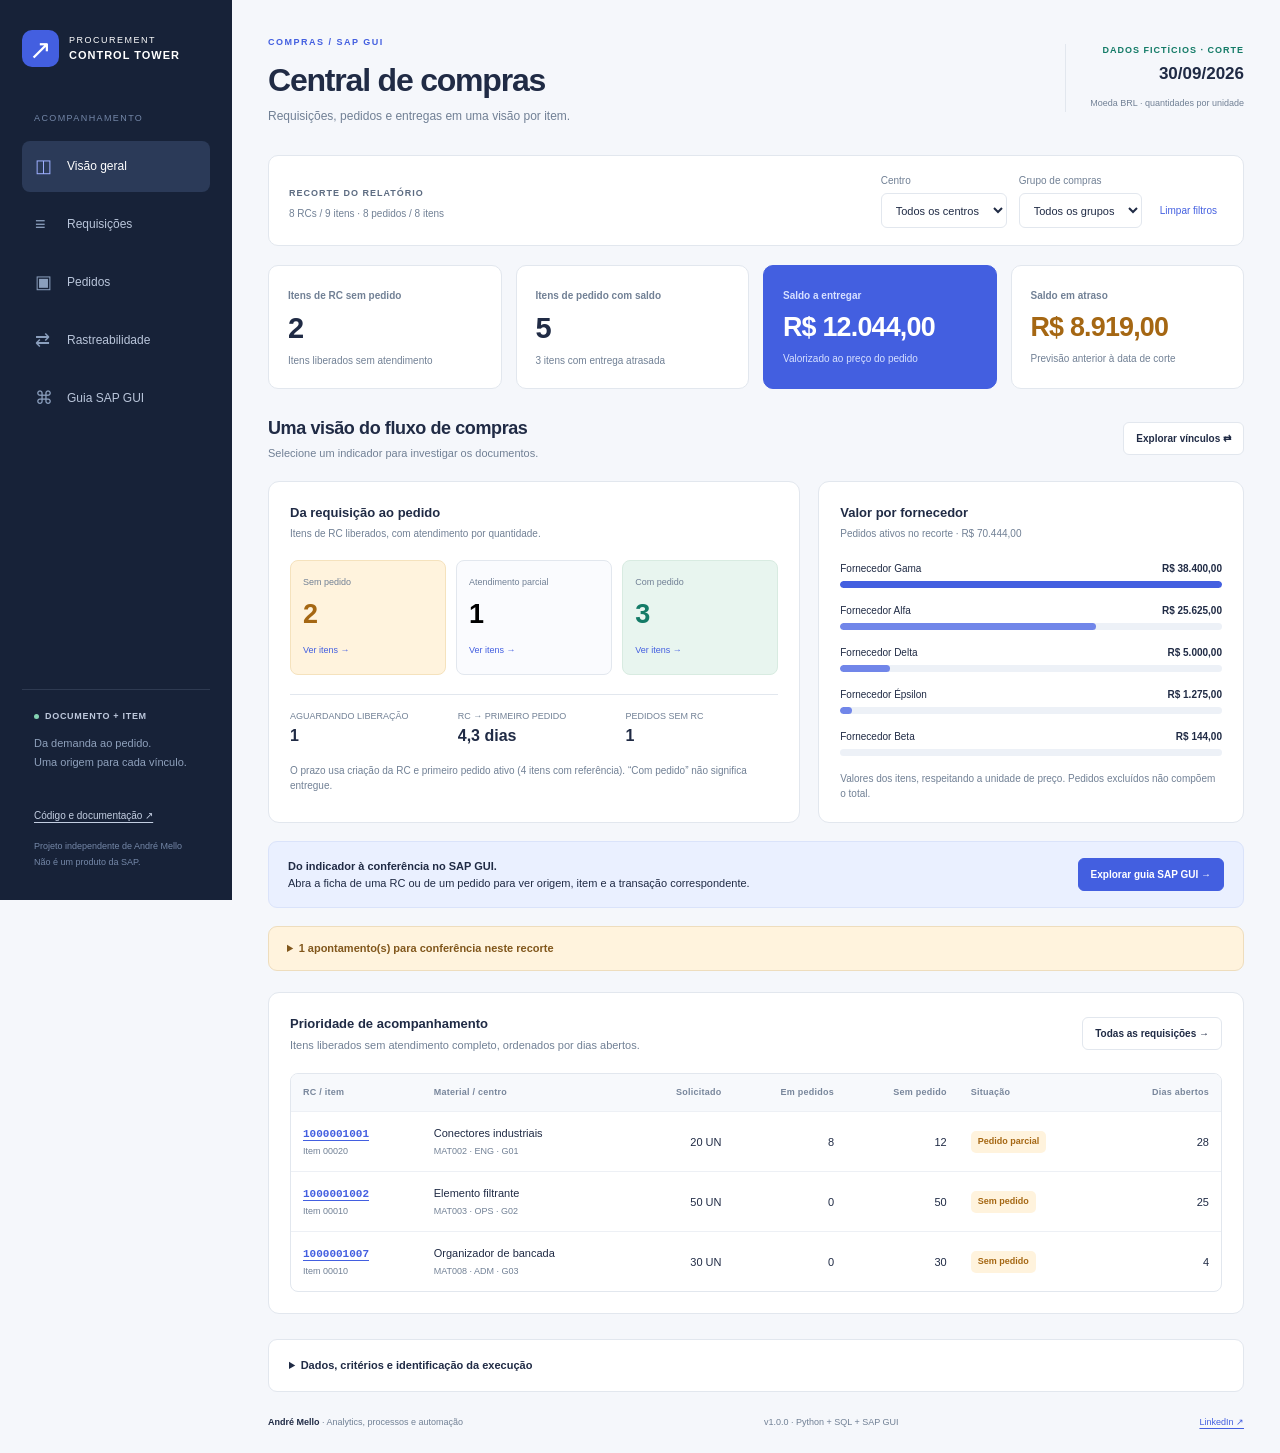
<file: reports/demo/index.html>
<!doctype html>
<html lang="pt-BR"><head><meta charset="utf-8"><meta name="viewport" content="width=device-width,initial-scale=1"><meta name="description" content="Requisições e pedidos por item: relatório visual, SQL reproduzível e guia SAP GUI com dados fictícios."><title>Central de compras · SAP Procurement Control Tower</title><style>:root{--ink:#202b45;--muted:#718095;--line:#e2e7ee;--paper:#f5f7fb;--white:#fff;--blue:#435fe0;--blue-light:#edf1ff;--green:#147b67;--green-light:#e8f5ef;--amber:#a56713;--amber-light:#fff3dd;--red:#ba4e52}
*{box-sizing:border-box}body{margin:0;background:var(--paper);color:var(--ink);font:14px/1.5 "Segoe UI",Arial,sans-serif}button,input,select{font:inherit}button,a{touch-action:manipulation}button{cursor:pointer}a{color:var(--blue);text-underline-offset:3px}button:focus-visible,a:focus-visible,summary:focus-visible,input:focus-visible,select:focus-visible{outline:3px solid #849aff;outline-offset:3px}.skip{position:absolute;top:-70px;left:15px;background:var(--ink);color:white;padding:12px;z-index:10}.skip:focus{top:10px}
.sidebar{position:fixed;inset:0 auto 0 0;width:232px;background:#172238;color:#bdc8dc;padding:30px 22px;display:flex;flex-direction:column}.brand{display:flex;gap:10px;align-items:center;color:white;text-decoration:none;font-size:9px;letter-spacing:1.5px}.brand strong{display:block;font-size:11px;letter-spacing:1px}.brand-icon{width:37px;height:37px;display:grid;place-items:center;font-size:27px;background:#435fe0;border-radius:10px;letter-spacing:0}.nav-caption{font-size:9px;letter-spacing:1.4px;color:#7487a8;margin:45px 12px 15px}.sidebar nav{display:grid;gap:7px}.sidebar nav button{display:flex;gap:12px;align-items:center;border:0;padding:12px 13px;border-radius:8px;background:transparent;color:#b9c5da;font-size:12px;text-align:left}.sidebar nav button>span{font-size:18px;width:20px;color:#8b9fbd}.sidebar nav button[aria-current=page]{background:#2b3a58;color:#fff}.sidebar nav button[aria-current=page]>span{color:#9eafff}.sidebar-note{margin-top:auto;padding:20px 12px 10px;border-top:1px solid #2e3a51;font-size:9px;letter-spacing:.7px}.status-dot{display:inline-block;width:5px;height:5px;background:#85d3b2;border-radius:50%;margin-right:6px}.sidebar-note p{font-size:11px;line-height:1.7;color:#8fa1bc;letter-spacing:0}.sidebar-link{color:#c3cee1;font-size:10px;margin:15px 12px}.sidebar>small{font-size:9px;color:#7588a8;margin:0 12px;line-height:1.8}
main{margin-left:232px;padding:30px 36px 0;max-width:1800px}.topbar{display:flex;justify-content:space-between;align-items:center;gap:24px;margin-bottom:30px}.eyebrow{font-size:9px;letter-spacing:1.5px;font-weight:750;color:var(--blue)}h1{font-size:32px;letter-spacing:-1.2px;font-weight:650;margin:5px 0 3px}.topbar p{margin:0;color:var(--muted);font-size:12px}.snapshot{text-align:right;padding-left:24px;border-left:1px solid var(--line);flex-shrink:0}.snapshot>span{display:block;color:var(--green);font-size:9px;letter-spacing:1px;font-weight:700}.snapshot strong{display:block;font-size:17px;margin:4px 0}.snapshot small{font-size:9px;color:var(--muted)}
.filters{display:flex;justify-content:space-between;align-items:center;gap:20px;padding:17px 20px;background:white;border:1px solid var(--line);border-radius:10px}.filter-label{font-size:9px;letter-spacing:1px;font-weight:700;color:#5c6b81}.filters small{display:block;font-size:10px;color:var(--muted);margin-top:4px}.filter-fields{display:flex;align-items:end;gap:12px}.filter-fields label,.field{font-size:10px;color:var(--muted);display:flex;flex-direction:column;gap:5px}.filter-fields select,.field select,.field input{height:35px;border:1px solid var(--line);border-radius:6px;padding:6px 10px;color:var(--ink);background:white;font-size:11px;min-width:0}.subtle{background:none;border:0;color:var(--blue);font-size:10px;min-height:35px}.kpis{display:grid;grid-template-columns:repeat(4,minmax(0,1fr));gap:14px;margin:19px 0 26px}.kpi{background:white;border:1px solid var(--line);border-radius:10px;padding:18px 19px;min-width:0}.kpi>span{font-size:10px;font-weight:600;color:var(--muted)}.kpi strong{display:block;font-size:29px;letter-spacing:-.8px;margin:7px 0 4px;line-height:1.15;font-variant-numeric:tabular-nums}.kpi strong.money{font-size:clamp(19px,2.1vw,27px)}.kpi small{font-size:10px;color:var(--muted)}.kpi.highlight{background:var(--blue);border-color:var(--blue);color:white}.kpi.highlight>span,.kpi.highlight small{color:#d7e0ff}.kpi .amber{color:var(--amber)}
#panel{outline:none}.panel-heading{display:flex;justify-content:space-between;align-items:center;gap:15px;margin-bottom:19px}.panel-heading h2{font-size:18px;letter-spacing:-.4px;margin:0 0 3px}.panel-heading p{font-size:11px;color:var(--muted);margin:0}.button{display:inline-flex;align-items:center;justify-content:center;gap:7px;border:1px solid var(--line);border-radius:6px;padding:8px 12px;background:white;color:var(--ink);text-decoration:none;font-size:10px;font-weight:600}.button.primary{background:var(--blue);border-color:var(--blue);color:white}.button small{font-size:10px}.card{min-width:0;background:white;border:1px solid var(--line);border-radius:11px;padding:21px}.section-grid{display:grid;grid-template-columns:minmax(0,1.25fr) minmax(0,1fr);gap:18px}.card h3{font-size:13px;margin:0 0 4px}.caption{font-size:10px;color:var(--muted);margin:0 0 18px}.status-grid{display:grid;grid-template-columns:repeat(3,1fr);gap:10px;margin:19px 0}.stage{border:1px solid var(--line);background:#fafbfe;border-radius:8px;padding:15px 12px;text-align:left}.stage span{display:block;color:var(--muted);font-size:9px}.stage strong{display:block;font-size:27px;margin:4px 0}.stage small{font-size:9px;color:var(--blue)}.stage:first-child{background:var(--amber-light);border-color:#f5e2bd}.stage:first-child strong{color:var(--amber)}.stage:last-child{background:var(--green-light);border-color:#d8ebe1}.stage:last-child strong{color:var(--green)}.mini-metrics{display:grid;grid-template-columns:repeat(3,1fr);border-top:1px solid var(--line);padding-top:15px;margin-top:10px;gap:15px}.mini-metrics span{display:block;font-size:9px;color:var(--muted)}.mini-metrics b{font-size:16px;font-weight:650}.bars{display:grid;gap:15px;margin-top:20px}.bar-label{display:flex;justify-content:space-between;gap:15px;font-size:10px;margin-bottom:5px}.bar-label b{font-weight:600;font-variant-numeric:tabular-nums}.bar-track{height:7px;background:#edf1f7;border-radius:8px;overflow:hidden}.bar-fill{height:100%;background:#7186e9;border-radius:8px}.bar-row:first-child .bar-fill{background:var(--blue)}.footnote{font-size:10px;color:var(--muted);margin:15px 0 0}.callout{display:flex;gap:12px;align-items:center;justify-content:space-between;background:#eaf0ff;border:1px solid #dae3fa;border-radius:9px;padding:16px 19px;margin-top:18px}.callout p{font-size:11px;margin:0}.callout b{display:block}.callout .button{flex-shrink:0}.alert-box{margin-top:18px;border:1px solid #eeddbd;background:var(--amber-light);border-radius:9px;padding:13px 18px;font-size:11px}.alert-box summary{cursor:pointer;color:#81571c;font-weight:600}.alert-box p{color:#81663e;margin:10px 0 0}
.toolbar{display:flex;gap:12px;align-items:end;margin-bottom:17px}.field.grow{flex:1;min-width:120px}.counter{font-size:10px;color:var(--muted);white-space:nowrap}.table-wrap{max-width:100%;overflow:auto;border:1px solid var(--line);border-radius:8px}table{border-collapse:collapse;width:100%;text-align:left;white-space:nowrap;font-size:11px}th{background:#f7f9fc;color:#78869b;font-size:9px;letter-spacing:.25px;font-weight:650;padding:12px}td{border-top:1px solid #edf0f5;padding:13px 12px;font-variant-numeric:tabular-nums}td small{display:block;color:var(--muted);font-size:9px;margin-top:3px}td.num,th.num{text-align:right}.doc-link{border:0;padding:0;background:none;color:var(--blue);font:600 11px Consolas,monospace;text-decoration:underline;text-underline-offset:3px}.pill{display:inline-block;border-radius:5px;padding:4px 7px;font-size:9px;font-weight:600;background:#eff2f7;color:#6c7b91}.pill.warn{background:var(--amber-light);color:var(--amber)}.pill.good{background:var(--green-light);color:var(--green)}.pill.info{background:var(--blue-light);color:var(--blue)}.empty{white-space:normal;text-align:center;color:var(--muted);padding:30px;font-size:12px}.table-note{font-size:10px;color:var(--muted);margin:14px 0 0}.block-space{margin-top:21px}
.trace-grid{display:grid;grid-template-columns:minmax(0,.8fr) minmax(0,1.4fr);gap:18px}.trace-list{display:grid;gap:8px;max-height:600px;overflow:auto}.trace-choice{border:1px solid var(--line);border-radius:7px;background:white;padding:13px;text-align:left}.trace-choice[aria-pressed=true]{border-color:#9daef2;background:#f1f4ff}.trace-choice strong{font:600 11px Consolas,monospace}.trace-choice small{display:block;font-size:10px;color:var(--muted);margin:4px 0 8px}.trace-summary{display:flex;align-items:center;justify-content:space-between;gap:10px;border-bottom:1px solid var(--line);padding-bottom:17px;margin-bottom:17px}.trace-summary h3{margin:0;font:600 15px Consolas,monospace}.trace-summary p{font-size:11px;color:var(--muted);margin:5px 0}.timeline{border-left:2px solid #dde5f8;margin:20px 0 0 8px;padding-left:22px;display:grid;gap:14px}.timeline-item{position:relative;border:1px solid var(--line);border-radius:9px;padding:15px}.timeline-item:before{content:"";position:absolute;left:-29px;top:20px;width:10px;height:10px;border:2px solid white;box-shadow:0 0 0 1px #a9b8e4;background:var(--blue);border-radius:50%}.timeline-top{display:flex;justify-content:space-between;align-items:center;gap:10px}.timeline-item p{font-size:11px;margin:6px 0;color:var(--muted)}.timeline-values{display:flex;gap:24px;font-size:10px;margin-top:12px;flex-wrap:wrap}.timeline-values b{display:block;font-size:13px}.trace-balance{background:#f2f5fb;border-radius:7px;margin-top:18px;padding:15px;font-size:11px}.trace-balance b{font-size:14px}
.guide-catalog{display:grid;grid-template-columns:repeat(4,minmax(0,1fr));gap:10px;margin-bottom:20px}.guide-choice{background:white;border:1px solid var(--line);border-radius:8px;padding:15px;text-align:left;min-width:0}.guide-choice strong{font:600 16px Consolas,monospace;color:var(--blue)}.guide-choice small{display:block;font-size:10px;color:var(--muted);margin-top:5px;white-space:normal}.guide-choice[aria-pressed=true]{border-color:#8ea3ef;background:var(--blue-light)}.guide-layout{display:grid;grid-template-columns:minmax(0,1.2fr) minmax(0,1fr);gap:24px}.guide-layout ol{padding-left:20px;color:#536379;font-size:12px}.guide-layout li{padding:0 0 13px 7px}.guide-layout h3{font-size:14px}.didactic{background:#eff3fa;border:1px solid #dce3ef;border-radius:9px;padding:18px}.didactic .window-bar{font:11px Consolas,monospace;background:#dce4f2;border-radius:5px;padding:9px 11px;margin-bottom:18px;color:#415775}.didactic label{display:block;color:var(--muted);font-size:10px;margin:10px 0}.fake-field{background:white;border:1px solid #d5deed;border-radius:4px;padding:9px 11px;min-height:35px;color:#42577b;font-size:11px;margin-top:4px;overflow-wrap:anywhere}.didactic p{font-size:10px;color:var(--muted)}.guide-warning{padding:12px 14px;border-left:3px solid #9aade4;background:#f4f6fc;font-size:11px;color:#65758a;margin-top:18px}.source-link{font-size:10px;display:inline-block;margin-top:13px}
.audit{background:white;border:1px solid var(--line);border-radius:9px;margin-top:25px;font-size:11px}.audit summary{cursor:pointer;padding:17px 20px;font-weight:600}.audit>div{padding:0 20px 20px}.audit p{font-size:11px;color:var(--muted);overflow-wrap:anywhere}.hash-grid{display:grid;grid-template-columns:1fr 1fr;gap:15px}.hash-grid>div{background:#f5f7fb;border-radius:6px;padding:13px;min-width:0}.hash-grid code{display:block;font:10px/1.6 Consolas,monospace;overflow-wrap:anywhere;margin-top:5px;color:var(--muted)}.downloads{display:flex;gap:9px;flex-wrap:wrap;margin-top:15px}footer{display:flex;justify-content:space-between;gap:20px;padding:24px 0;font-size:9px;color:var(--muted)}footer b{color:var(--ink)}
dialog{border:1px solid var(--line);border-radius:15px;padding:25px;width:min(640px,92vw);max-height:90vh;color:var(--ink);box-shadow:0 20px 100px #15213e33}dialog::backdrop{background:#14213a73}.dialog-top{display:flex;justify-content:space-between;align-items:center}.dialog-top button{border:0;background:#f0f3f8;border-radius:6px;font-size:22px;line-height:1;width:31px;height:31px;color:var(--muted)}dialog h2{font-size:23px;letter-spacing:-.6px;margin:16px 0 4px}dialog .intro-small{color:var(--muted);font-size:12px;margin:0 0 18px}.detail-grid{display:grid;grid-template-columns:1fr 1fr;gap:17px;background:#f7f9fc;padding:18px;border-radius:8px;margin:18px 0}.detail-grid span{font-size:10px;color:var(--muted);display:block}.detail-grid b{font-size:12px;overflow-wrap:anywhere}.source-note{border-top:1px solid var(--line);padding-top:13px;font-size:10px;color:var(--muted);overflow-wrap:anywhere}.dialog-actions{display:flex;gap:10px;margin-top:18px;flex-wrap:wrap}
@media(max-width:1200px){.sidebar{width:205px;padding:26px 16px}main{margin-left:205px;padding:26px 25px 0}.kpis{grid-template-columns:1fr 1fr}.kpi strong.money{font-size:27px}.section-grid{grid-template-columns:1fr 1fr}.filters{align-items:start}.filter-fields{gap:9px}.filter-fields select{max-width:145px}.guide-catalog{grid-template-columns:1fr 1fr}}
@media(max-width:960px){.sidebar{position:static;width:auto;padding:16px 22px;display:block}.brand{display:inline-flex}.sidebar nav{display:flex;overflow:auto;margin-top:17px;gap:6px}.sidebar nav button{white-space:nowrap;padding:9px 12px;flex-shrink:0}.sidebar nav button>span{font-size:14px;width:15px}.nav-caption,.sidebar-note,.sidebar-link,.sidebar>small{display:none}main{margin-left:0;max-width:none;padding:24px 25px 0}.guide-layout{grid-template-columns:1fr 1fr}.trace-grid{grid-template-columns:1fr 1.4fr}.filters{align-items:center}}
@media(max-width:650px){.sidebar{padding:15px 16px}.brand-icon{width:31px;height:31px;font-size:22px}.brand{font-size:8px}.brand strong{font-size:10px}.sidebar nav{margin-top:13px}.sidebar nav button{font-size:11px;padding:8px 10px}main{padding:21px 16px 0}.topbar{display:block;margin-bottom:20px}h1{font-size:29px}.topbar p{font-size:11px}.snapshot{border:0;padding:0;margin-top:17px;text-align:left;display:grid;grid-template-columns:1fr auto;gap:2px}.snapshot strong{margin:0;font-size:14px}.snapshot small{grid-column:1/-1}.filters{display:block;padding:15px}.filter-fields{margin-top:12px;display:grid;grid-template-columns:1fr 1fr}.filter-fields label{min-width:0}.filter-fields select{max-width:none;width:100%}.filter-fields .subtle{grid-column:1/-1;text-align:left;min-height:22px;padding:0}.kpis{gap:10px;margin:14px 0 22px}.kpi{padding:14px 12px}.kpi strong{font-size:28px}.kpi strong.money{font-size:20px}.kpi small{font-size:9px}.kpi>span{font-size:9px}.section-grid,.trace-grid,.guide-layout{grid-template-columns:1fr}.card{padding:17px 14px}.panel-heading{align-items:start;flex-wrap:wrap}.panel-heading h2{font-size:17px}.panel-heading p{font-size:10px}.panel-heading .button{font-size:9px}.status-grid{gap:7px}.stage{padding:12px 9px}.stage span{font-size:8px}.stage strong{font-size:25px}.stage small{font-size:8px}.mini-metrics{gap:10px}.mini-metrics span{font-size:8px}.mini-metrics b{font-size:14px}.callout{align-items:start;flex-direction:column;padding:15px}.callout p{font-size:10px}.toolbar{flex-wrap:wrap;gap:10px}.field.grow{flex-basis:100%}.field{flex:1}.toolbar>.button{flex-basis:100%}.counter{font-size:9px}.guide-catalog{gap:8px}.guide-choice{padding:12px}.guide-choice strong{font-size:15px}.guide-choice small{font-size:9px}.trace-list{max-height:250px}.trace-summary{align-items:start}.trace-summary h3{font-size:13px}.timeline{padding-left:16px}.timeline-item:before{left:-23px}.timeline-item{padding:12px}.timeline-top{align-items:start;flex-direction:column}.hash-grid{grid-template-columns:1fr}.audit summary{padding:15px;font-size:10px}.audit>div{padding:0 15px 15px}footer{flex-wrap:wrap;gap:10px;padding:21px 0}.detail-grid{padding:13px;gap:13px}.detail-grid b{font-size:11px}dialog{padding:19px}.dialog-actions .button{width:100%}}
@media(prefers-reduced-motion:reduce){html{scroll-behavior:auto}}
.timeline-top>span>small{display:block;font-size:9px;color:var(--muted);margin-top:3px}
</style></head>
<body><a class="skip" href="#panel">Ir ao relatório</a>
<aside class="sidebar"><a class="brand" href="#overview" aria-label="Central de compras, início"><span class="brand-icon">↗</span><span>PROCUREMENT<strong>CONTROL TOWER</strong></span></a><div class="nav-caption">ACOMPANHAMENTO</div><nav aria-label="Perspectivas de compras"><button data-view="overview" aria-current="page"><span aria-hidden="true">◫</span>Visão geral</button><button data-view="requests"><span aria-hidden="true">≡</span>Requisições</button><button data-view="orders"><span aria-hidden="true">▣</span>Pedidos</button><button data-view="trace"><span aria-hidden="true">⇄</span>Rastreabilidade</button><button data-view="guide"><span aria-hidden="true">⌘</span>Guia SAP GUI</button></nav><div class="sidebar-note"><span class="status-dot"></span><b>DOCUMENTO + ITEM</b><p>Da demanda ao pedido.<br>Uma origem para cada vínculo.</p></div><a class="sidebar-link" href="https://github.com/andremellotech/sap-procurement-control-tower">Código e documentação ↗</a><small>Projeto independente de André Mello<br>Não é um produto da SAP.</small></aside>
<main><header class="topbar"><div><span class="eyebrow">COMPRAS / SAP GUI</span><h1>Central de compras</h1><p>Requisições, pedidos e entregas em uma visão por item.</p></div><div class="snapshot"><span id="data-kind">SNAPSHOT</span><strong id="as-of"></strong><small>Moeda BRL · quantidades por unidade</small></div></header>
<section class="filters" aria-label="Escopo dos indicadores"><div><span class="filter-label">RECORTE DO RELATÓRIO</span><small id="scope-note"></small></div><div class="filter-fields"><label for="global-center">Centro<select id="global-center"><option value="">Todos os centros</option></select></label><label for="global-group">Grupo de compras<select id="global-group"><option value="">Todos os grupos</option></select></label><button class="subtle" id="reset-filters">Limpar filtros</button></div></section>
<section class="kpis" id="kpis" aria-label="Indicadores do recorte"></section>
<section id="panel" tabindex="-1" aria-labelledby="panel-title"></section>
<details class="audit"><summary>Dados, critérios e identificação da execução</summary><div id="audit-content"></div></details>
<footer><span><b>André Mello</b> · Analytics, processos e automação</span><span>v1.0.0 · Python + SQL + SAP GUI</span><a href="https://www.linkedin.com/in/aamello/">LinkedIn ↗</a></footer>
</main>
<dialog id="doc-dialog" aria-labelledby="dialog-title"><div class="dialog-top"><span class="eyebrow">CONFERÊNCIA DO DOCUMENTO</span><button id="close-dialog" aria-label="Fechar ficha">×</button></div><div id="dialog-content"></div></dialog>
<script type="application/json" id="report-data">{"colunas":{"requisicoes":["rc","item_rc","data_rc","data_liberacao","solicitante","centro","grupo_compras","material","descricao","unidade","quantidade_milesimos","status","arquivo","linha","pedido_milesimos","itens_pedido_ativos","primeiro_pedido","saldo_rc_milesimos","situacao","dias_aberta","dias_rc_primeiro_pedido"],"pedidos":["pedido","item_pedido","rc","item_rc","data_pedido","fornecedor","centro","grupo_compras","material","descricao","unidade","quantidade_milesimos","recebido_milesimos","preco_centavos","unidade_preco","data_prevista","status","arquivo","linha","saldo_milesimos","valor_centavos","saldo_centavos","atrasado","dias_atraso","situacao"],"fornecedores":["fornecedor","itens","documentos","valor_centavos","saldo_centavos","itens_atrasados","saldo_atrasado_centavos"],"alertas":["codigo","documento","item","mensagem","transacao"]},"requisicoes":[{"rc":"1000001001","item_rc":"00010","data_rc":"2026-09-01","data_liberacao":"2026-09-02","solicitante":"Solicitante 01","centro":"ENG","grupo_compras":"G01","material":"MAT001","descricao":"Conjunto de fixação","unidade":"UN","quantidade_milesimos":100000,"status":"LIBERADA","arquivo":"requisicoes.csv","linha":2,"pedido_milesimos":100000,"itens_pedido_ativos":2,"primeiro_pedido":"2026-09-04","saldo_rc_milesimos":0,"situacao":"CONVERTIDA","dias_aberta":0,"dias_rc_primeiro_pedido":3},{"rc":"1000001001","item_rc":"00020","data_rc":"2026-09-01","data_liberacao":"2026-09-02","solicitante":"Solicitante 01","centro":"ENG","grupo_compras":"G01","material":"MAT002","descricao":"Conectores industriais","unidade":"UN","quantidade_milesimos":20000,"status":"LIBERADA","arquivo":"requisicoes.csv","linha":3,"pedido_milesimos":8000,"itens_pedido_ativos":1,"primeiro_pedido":"2026-09-08","saldo_rc_milesimos":12000,"situacao":"PARCIAL","dias_aberta":28,"dias_rc_primeiro_pedido":7},{"rc":"1000001002","item_rc":"00010","data_rc":"2026-09-03","data_liberacao":"2026-09-05","solicitante":"Solicitante 02","centro":"OPS","grupo_compras":"G02","material":"MAT003","descricao":"Elemento filtrante","unidade":"UN","quantidade_milesimos":50000,"status":"LIBERADA","arquivo":"requisicoes.csv","linha":4,"pedido_milesimos":0,"itens_pedido_ativos":0,"primeiro_pedido":null,"saldo_rc_milesimos":50000,"situacao":"SEM_PEDIDO","dias_aberta":25,"dias_rc_primeiro_pedido":null},{"rc":"1000001003","item_rc":"00010","data_rc":"2026-09-22","data_liberacao":"","solicitante":"Solicitante 03","centro":"ADM","grupo_compras":"G03","material":"MAT004","descricao":"Suporte de monitor","unidade":"UN","quantidade_milesimos":10000,"status":"AGUARDANDO","arquivo":"requisicoes.csv","linha":5,"pedido_milesimos":0,"itens_pedido_ativos":0,"primeiro_pedido":null,"saldo_rc_milesimos":10000,"situacao":"AGUARDANDO","dias_aberta":0,"dias_rc_primeiro_pedido":null},{"rc":"1000001004","item_rc":"00010","data_rc":"2026-09-05","data_liberacao":"","solicitante":"Solicitante 04","centro":"OPS","grupo_compras":"G02","material":"MAT005","descricao":"Correia de transmissão","unidade":"UN","quantidade_milesimos":5000,"status":"EXCLUIDA","arquivo":"requisicoes.csv","linha":6,"pedido_milesimos":0,"itens_pedido_ativos":0,"primeiro_pedido":null,"saldo_rc_milesimos":5000,"situacao":"EXCLUIDA","dias_aberta":0,"dias_rc_primeiro_pedido":null},{"rc":"1000001005","item_rc":"00010","data_rc":"2026-09-06","data_liberacao":"2026-09-07","solicitante":"Solicitante 05","centro":"ENG","grupo_compras":"G01","material":"MAT006","descricao":"Sensor de processo","unidade":"UN","quantidade_milesimos":12000,"status":"LIBERADA","arquivo":"requisicoes.csv","linha":7,"pedido_milesimos":12000,"itens_pedido_ativos":1,"primeiro_pedido":"2026-09-09","saldo_rc_milesimos":0,"situacao":"CONVERTIDA","dias_aberta":0,"dias_rc_primeiro_pedido":3},{"rc":"1000001006","item_rc":"00010","data_rc":"2026-09-10","data_liberacao":"2026-09-11","solicitante":"Solicitante 06","centro":"OPS","grupo_compras":"G02","material":"MAT007","descricao":"Válvula auxiliar","unidade":"UN","quantidade_milesimos":40000,"status":"LIBERADA","arquivo":"requisicoes.csv","linha":8,"pedido_milesimos":45000,"itens_pedido_ativos":2,"primeiro_pedido":"2026-09-14","saldo_rc_milesimos":0,"situacao":"CONVERTIDA","dias_aberta":0,"dias_rc_primeiro_pedido":4},{"rc":"1000001007","item_rc":"00010","data_rc":"2026-09-25","data_liberacao":"2026-09-26","solicitante":"Solicitante 07","centro":"ADM","grupo_compras":"G03","material":"MAT008","descricao":"Organizador de bancada","unidade":"UN","quantidade_milesimos":30000,"status":"LIBERADA","arquivo":"requisicoes.csv","linha":9,"pedido_milesimos":0,"itens_pedido_ativos":0,"primeiro_pedido":null,"saldo_rc_milesimos":30000,"situacao":"SEM_PEDIDO","dias_aberta":4,"dias_rc_primeiro_pedido":null},{"rc":"1000001008","item_rc":"00010","data_rc":"2026-09-18","data_liberacao":"","solicitante":"Solicitante 08","centro":"ADM","grupo_compras":"G03","material":"MAT009","descricao":"Luminária técnica","unidade":"UN","quantidade_milesimos":2000,"status":"REJEITADA","arquivo":"requisicoes.csv","linha":10,"pedido_milesimos":0,"itens_pedido_ativos":0,"primeiro_pedido":null,"saldo_rc_milesimos":2000,"situacao":"REJEITADA","dias_aberta":0,"dias_rc_primeiro_pedido":null}],"pedidos":[{"pedido":"4500002001","item_pedido":"00010","rc":"1000001001","item_rc":"00010","data_pedido":"2026-09-04","fornecedor":"Fornecedor Alfa","centro":"ENG","grupo_compras":"G01","material":"MAT001","descricao":"Conjunto de fixação","unidade":"UN","quantidade_milesimos":60000,"recebido_milesimos":60000,"preco_centavos":25000,"unidade_preco":1,"data_prevista":"2026-09-15","status":"CONCLUIDO","arquivo":"pedidos.csv","linha":2,"saldo_milesimos":0,"valor_centavos":1500000,"saldo_centavos":0,"atrasado":0,"dias_atraso":0,"situacao":"CONCLUIDO"},{"pedido":"4500002002","item_pedido":"00010","rc":"1000001001","item_rc":"00010","data_pedido":"2026-09-07","fornecedor":"Fornecedor Alfa","centro":"ENG","grupo_compras":"G01","material":"MAT001","descricao":"Conjunto de fixação","unidade":"UN","quantidade_milesimos":40000,"recebido_milesimos":10000,"preco_centavos":25000,"unidade_preco":1,"data_prevista":"2026-09-20","status":"ABERTO","arquivo":"pedidos.csv","linha":3,"saldo_milesimos":30000,"valor_centavos":1000000,"saldo_centavos":750000,"atrasado":1,"dias_atraso":10,"situacao":"ATRASADO"},{"pedido":"4500002003","item_pedido":"00010","rc":"1000001001","item_rc":"00020","data_pedido":"2026-09-08","fornecedor":"Fornecedor Beta","centro":"ENG","grupo_compras":"G01","material":"MAT002","descricao":"Conectores industriais","unidade":"UN","quantidade_milesimos":8000,"recebido_milesimos":0,"preco_centavos":180000,"unidade_preco":100,"data_prevista":"2026-09-25","status":"ABERTO","arquivo":"pedidos.csv","linha":4,"saldo_milesimos":8000,"valor_centavos":14400,"saldo_centavos":14400,"atrasado":1,"dias_atraso":5,"situacao":"ATRASADO"},{"pedido":"4500002004","item_pedido":"00010","rc":"1000001005","item_rc":"00010","data_pedido":"2026-09-09","fornecedor":"Fornecedor Gama","centro":"ENG","grupo_compras":"G01","material":"MAT006","descricao":"Sensor de processo","unidade":"UN","quantidade_milesimos":12000,"recebido_milesimos":12000,"preco_centavos":320000,"unidade_preco":1,"data_prevista":"2026-09-22","status":"CONCLUIDO","arquivo":"pedidos.csv","linha":5,"saldo_milesimos":0,"valor_centavos":3840000,"saldo_centavos":0,"atrasado":0,"dias_atraso":0,"situacao":"CONCLUIDO"},{"pedido":"4500002005","item_pedido":"00010","rc":"1000001006","item_rc":"00010","data_pedido":"2026-09-14","fornecedor":"Fornecedor Delta","centro":"OPS","grupo_compras":"G02","material":"MAT007","descricao":"Válvula auxiliar","unidade":"UN","quantidade_milesimos":40000,"recebido_milesimos":20000,"preco_centavos":12500,"unidade_preco":1,"data_prevista":"2026-10-08","status":"ABERTO","arquivo":"pedidos.csv","linha":6,"saldo_milesimos":20000,"valor_centavos":500000,"saldo_centavos":250000,"atrasado":0,"dias_atraso":0,"situacao":"NO_PRAZO"},{"pedido":"4500002006","item_pedido":"00010","rc":"","item_rc":"","data_pedido":"2026-09-16","fornecedor":"Fornecedor Épsilon","centro":"ADM","grupo_compras":"G03","material":"MAT010","descricao":"Kit de organização","unidade":"UN","quantidade_milesimos":15000,"recebido_milesimos":0,"preco_centavos":8500,"unidade_preco":1,"data_prevista":"2026-09-28","status":"ABERTO","arquivo":"pedidos.csv","linha":7,"saldo_milesimos":15000,"valor_centavos":127500,"saldo_centavos":127500,"atrasado":1,"dias_atraso":2,"situacao":"ATRASADO"},{"pedido":"4500002007","item_pedido":"00010","rc":"1000001001","item_rc":"00020","data_pedido":"2026-09-10","fornecedor":"Fornecedor Beta","centro":"ENG","grupo_compras":"G01","material":"MAT002","descricao":"Conectores industriais","unidade":"UN","quantidade_milesimos":5000,"recebido_milesimos":0,"preco_centavos":180000,"unidade_preco":100,"data_prevista":"2026-09-23","status":"EXCLUIDO","arquivo":"pedidos.csv","linha":8,"saldo_milesimos":0,"valor_centavos":0,"saldo_centavos":0,"atrasado":0,"dias_atraso":0,"situacao":"EXCLUIDO"},{"pedido":"4500002008","item_pedido":"00010","rc":"1000001006","item_rc":"00010","data_pedido":"2026-09-20","fornecedor":"Fornecedor Alfa","centro":"OPS","grupo_compras":"G02","material":"MAT007","descricao":"Válvula auxiliar","unidade":"UN","quantidade_milesimos":5000,"recebido_milesimos":0,"preco_centavos":12500,"unidade_preco":1,"data_prevista":"2026-10-15","status":"ABERTO","arquivo":"pedidos.csv","linha":9,"saldo_milesimos":5000,"valor_centavos":62500,"saldo_centavos":62500,"atrasado":0,"dias_atraso":0,"situacao":"NO_PRAZO"}],"fornecedores":[{"fornecedor":"Fornecedor Alfa","itens":3,"documentos":3,"valor_centavos":2562500,"saldo_centavos":812500,"itens_atrasados":1,"saldo_atrasado_centavos":750000},{"fornecedor":"Fornecedor Beta","itens":1,"documentos":1,"valor_centavos":14400,"saldo_centavos":14400,"itens_atrasados":1,"saldo_atrasado_centavos":14400},{"fornecedor":"Fornecedor Delta","itens":1,"documentos":1,"valor_centavos":500000,"saldo_centavos":250000,"itens_atrasados":0,"saldo_atrasado_centavos":0},{"fornecedor":"Fornecedor Gama","itens":1,"documentos":1,"valor_centavos":3840000,"saldo_centavos":0,"itens_atrasados":0,"saldo_atrasado_centavos":0},{"fornecedor":"Fornecedor Épsilon","itens":1,"documentos":1,"valor_centavos":127500,"saldo_centavos":127500,"itens_atrasados":1,"saldo_atrasado_centavos":127500}],"schema_versao":1,"data_corte":"2026-09-30","moeda":"BRL","kpis":{"itens_rc":9,"documentos_rc":8,"itens_pedido":8,"documentos_pedido":8,"rc_sem_pedido":2,"rc_parcial":1,"rc_convertida":3,"rc_aguardando":1,"itens_com_saldo":5,"itens_atrasados":3,"valor_pedidos_centavos":7044400,"saldo_centavos":1204400,"saldo_atrasado_centavos":891900,"pedidos_sem_rc":1},"alertas":[{"codigo":"PEDIDO_SUPERIOR_RC","documento":"1000001006","item":"00010","mensagem":"Quantidade em pedidos ativos acima da RC; confira alterações e os vínculos por item.","transacao":"ME53N"}],"fontes":{"requisicoes.csv":{"sha256":"3c65b1deb3f3e9ba0e9f18585a5d977891586ffaa19b039a6a0c3f4bc72bce26","bytes":1000,"base":"requisicoes"},"pedidos.csv":{"sha256":"c2c54efbbce04d3c620dab32c12a3f40c4c33d380fc8429669938651d0ee836d","bytes":1191,"base":"pedidos"}},"mapeamento":{"formato_data":"iso","milhar":"","decimal":".","separador":";","requisicoes":{"aba":"Dados","colunas":{"rc":"rc","item_rc":"item_rc","data_rc":"data_rc","data_liberacao":"data_liberacao","solicitante":"solicitante","centro":"centro","grupo_compras":"grupo_compras","material":"material","descricao":"descricao","unidade":"unidade","quantidade":"quantidade","status":"status"},"arquivo":"requisicoes.csv"},"pedidos":{"aba":"Dados","colunas":{"pedido":"pedido","item_pedido":"item_pedido","rc":"rc","item_rc":"item_rc","data_pedido":"data_pedido","fornecedor":"fornecedor","centro":"centro","grupo_compras":"grupo_compras","material":"material","descricao":"descricao","unidade":"unidade","quantidade":"quantidade","quantidade_recebida":"quantidade_recebida","preco_brl":"preco_brl","unidade_preco":"unidade_preco","data_prevista":"data_prevista","status":"status"},"arquivo":"pedidos.csv"}},"campos_origem":{"requisicoes":[{"arquivo":"requisicoes.csv","linha":2,"campos_origem":{"rc":"1000001001","item_rc":"10","data_rc":"2026-09-01","data_liberacao":"2026-09-02","solicitante":"Solicitante 01","centro":"ENG","grupo_compras":"G01","material":"MAT001","descricao":"Conjunto de fixação","unidade":"UN","quantidade":"100","status":"LIBERADA"}},{"arquivo":"requisicoes.csv","linha":3,"campos_origem":{"rc":"1000001001","item_rc":"20","data_rc":"2026-09-01","data_liberacao":"2026-09-02","solicitante":"Solicitante 01","centro":"ENG","grupo_compras":"G01","material":"MAT002","descricao":"Conectores industriais","unidade":"UN","quantidade":"20","status":"LIBERADA"}},{"arquivo":"requisicoes.csv","linha":4,"campos_origem":{"rc":"1000001002","item_rc":"10","data_rc":"2026-09-03","data_liberacao":"2026-09-05","solicitante":"Solicitante 02","centro":"OPS","grupo_compras":"G02","material":"MAT003","descricao":"Elemento filtrante","unidade":"UN","quantidade":"50","status":"LIBERADA"}},{"arquivo":"requisicoes.csv","linha":5,"campos_origem":{"rc":"1000001003","item_rc":"10","data_rc":"2026-09-22","data_liberacao":"","solicitante":"Solicitante 03","centro":"ADM","grupo_compras":"G03","material":"MAT004","descricao":"Suporte de monitor","unidade":"UN","quantidade":"10","status":"AGUARDANDO"}},{"arquivo":"requisicoes.csv","linha":6,"campos_origem":{"rc":"1000001004","item_rc":"10","data_rc":"2026-09-05","data_liberacao":"","solicitante":"Solicitante 04","centro":"OPS","grupo_compras":"G02","material":"MAT005","descricao":"Correia de transmissão","unidade":"UN","quantidade":"5","status":"EXCLUIDA"}},{"arquivo":"requisicoes.csv","linha":7,"campos_origem":{"rc":"1000001005","item_rc":"10","data_rc":"2026-09-06","data_liberacao":"2026-09-07","solicitante":"Solicitante 05","centro":"ENG","grupo_compras":"G01","material":"MAT006","descricao":"Sensor de processo","unidade":"UN","quantidade":"12","status":"LIBERADA"}},{"arquivo":"requisicoes.csv","linha":8,"campos_origem":{"rc":"1000001006","item_rc":"10","data_rc":"2026-09-10","data_liberacao":"2026-09-11","solicitante":"Solicitante 06","centro":"OPS","grupo_compras":"G02","material":"MAT007","descricao":"Válvula auxiliar","unidade":"UN","quantidade":"40","status":"LIBERADA"}},{"arquivo":"requisicoes.csv","linha":9,"campos_origem":{"rc":"1000001007","item_rc":"10","data_rc":"2026-09-25","data_liberacao":"2026-09-26","solicitante":"Solicitante 07","centro":"ADM","grupo_compras":"G03","material":"MAT008","descricao":"Organizador de bancada","unidade":"UN","quantidade":"30","status":"LIBERADA"}},{"arquivo":"requisicoes.csv","linha":10,"campos_origem":{"rc":"1000001008","item_rc":"10","data_rc":"2026-09-18","data_liberacao":"","solicitante":"Solicitante 08","centro":"ADM","grupo_compras":"G03","material":"MAT009","descricao":"Luminária técnica","unidade":"UN","quantidade":"2","status":"REJEITADA"}}],"pedidos":[{"arquivo":"pedidos.csv","linha":2,"campos_origem":{"pedido":"4500002001","item_pedido":"10","rc":"1000001001","item_rc":"10","data_pedido":"2026-09-04","fornecedor":"Fornecedor Alfa","centro":"ENG","grupo_compras":"G01","material":"MAT001","descricao":"Conjunto de fixação","unidade":"UN","quantidade":"60","quantidade_recebida":"60","preco_brl":"250.00","unidade_preco":"1","data_prevista":"2026-09-15","status":"CONCLUIDO"}},{"arquivo":"pedidos.csv","linha":3,"campos_origem":{"pedido":"4500002002","item_pedido":"10","rc":"1000001001","item_rc":"10","data_pedido":"2026-09-07","fornecedor":"Fornecedor Alfa","centro":"ENG","grupo_compras":"G01","material":"MAT001","descricao":"Conjunto de fixação","unidade":"UN","quantidade":"40","quantidade_recebida":"10","preco_brl":"250.00","unidade_preco":"1","data_prevista":"2026-09-20","status":"ABERTO"}},{"arquivo":"pedidos.csv","linha":4,"campos_origem":{"pedido":"4500002003","item_pedido":"10","rc":"1000001001","item_rc":"20","data_pedido":"2026-09-08","fornecedor":"Fornecedor Beta","centro":"ENG","grupo_compras":"G01","material":"MAT002","descricao":"Conectores industriais","unidade":"UN","quantidade":"8","quantidade_recebida":"0","preco_brl":"1800.00","unidade_preco":"100","data_prevista":"2026-09-25","status":"ABERTO"}},{"arquivo":"pedidos.csv","linha":5,"campos_origem":{"pedido":"4500002004","item_pedido":"10","rc":"1000001005","item_rc":"10","data_pedido":"2026-09-09","fornecedor":"Fornecedor Gama","centro":"ENG","grupo_compras":"G01","material":"MAT006","descricao":"Sensor de processo","unidade":"UN","quantidade":"12","quantidade_recebida":"12","preco_brl":"3200.00","unidade_preco":"1","data_prevista":"2026-09-22","status":"CONCLUIDO"}},{"arquivo":"pedidos.csv","linha":6,"campos_origem":{"pedido":"4500002005","item_pedido":"10","rc":"1000001006","item_rc":"10","data_pedido":"2026-09-14","fornecedor":"Fornecedor Delta","centro":"OPS","grupo_compras":"G02","material":"MAT007","descricao":"Válvula auxiliar","unidade":"UN","quantidade":"40","quantidade_recebida":"20","preco_brl":"125.00","unidade_preco":"1","data_prevista":"2026-10-08","status":"ABERTO"}},{"arquivo":"pedidos.csv","linha":7,"campos_origem":{"pedido":"4500002006","item_pedido":"10","rc":"","item_rc":"","data_pedido":"2026-09-16","fornecedor":"Fornecedor Épsilon","centro":"ADM","grupo_compras":"G03","material":"MAT010","descricao":"Kit de organização","unidade":"UN","quantidade":"15","quantidade_recebida":"0","preco_brl":"85.00","unidade_preco":"1","data_prevista":"2026-09-28","status":"ABERTO"}},{"arquivo":"pedidos.csv","linha":8,"campos_origem":{"pedido":"4500002007","item_pedido":"10","rc":"1000001001","item_rc":"20","data_pedido":"2026-09-10","fornecedor":"Fornecedor Beta","centro":"ENG","grupo_compras":"G01","material":"MAT002","descricao":"Conectores industriais","unidade":"UN","quantidade":"5","quantidade_recebida":"0","preco_brl":"1800.00","unidade_preco":"100","data_prevista":"2026-09-23","status":"EXCLUIDO"}},{"arquivo":"pedidos.csv","linha":9,"campos_origem":{"pedido":"4500002008","item_pedido":"10","rc":"1000001006","item_rc":"10","data_pedido":"2026-09-20","fornecedor":"Fornecedor Alfa","centro":"OPS","grupo_compras":"G02","material":"MAT007","descricao":"Válvula auxiliar","unidade":"UN","quantidade":"5","quantidade_recebida":"0","preco_brl":"125.00","unidade_preco":"1","data_prevista":"2026-10-15","status":"ABERTO"}}]},"demonstrativo":true,"execucao":{"id":"0e2b12ae-150d-43e8-823d-2dd46be61069","gerado_em_utc":"2026-10-14T22:40:47Z","versao":"1.0.0"}}</script><script type="application/json" id="report-context">{"downloadPrefix":"","guide":[{"codigo":"ME53N","titulo":"Consultar requisição de compra","etapa":"Requisição","natureza":"Consulta","resumo":"Confira o documento e o item que originaram a demanda.","passos":["Acesse ME53N e selecione a requisição que deseja exibir.","Localize o item indicado no relatório. Confira material, centro, unidade e quantidade.","Verifique a situação de liberação e os dados de acompanhamento disponíveis no seu sistema.","Confronte os pedidos relacionados com a referência RC + item; uma RC pode ter atendimento parcial ou vários pedidos."],"campos":["Número da RC e item","Data da requisição","Material / texto breve","Centro e grupo de compras","Quantidade e unidade","Situação de liberação / acompanhamento"],"extracao":"Use ME5A para preparar uma lista. ME53N serve à conferência detalhada; rótulos e abas variam conforme a configuração.","fonte":"https://help.sap.com/docs/SAP_ERP_SPV/967e1c2a6a8c4183b7e07d28e7574445/c680b65334e6b54ce10000000a174cb4.html"},{"codigo":"ME5A","titulo":"Listar requisições de compra","etapa":"Extração de RCs","natureza":"Relatório","resumo":"Prepare a base de requisições com critérios e layout de colunas documentados.","passos":["Defina o intervalo e o escopo de centro/grupo de compras para a extração.","Inclua todos os status necessários à análise; um recorte só de RCs abertas não permite reconstruir o histórico de conversão.","Ajuste o layout para expor RC, item, datas, material, quantidade, unidade e informações de liberação necessárias.","Exporte pelos recursos disponíveis no seu SAP GUI. Guarde o arquivo original e registre os filtros/layout usados.","Mapeie os nomes de colunas e os status para o contrato do projeto antes de processar."],"campos":["RC + item","Data de criação","Data de liberação, se disponível","Solicitante","Centro / grupo de compras","Material / descrição / unidade / quantidade","Status normalizado"],"extracao":"O projeto não adivinha códigos de liberação nem extrai sua data de um indicador. Se o layout não fornecer o histórico necessário, obtenha-o de uma fonte autorizada ou restrinja o indicador.","fonte":"https://help.sap.com/docs/PRODUCT_ID/349992fb60854a62a264d716ad5c8f54/a1e5e052427c9d36e10000000a44538d.html"},{"codigo":"ME23N","titulo":"Consultar pedido de compra","etapa":"Pedido","natureza":"Consulta","resumo":"Confira as condições do item, a referência à RC e o histórico disponível.","passos":["Acesse ME23N e selecione o pedido indicado no relatório.","Escolha o item e confira fornecedor, material, centro, quantidade e unidade.","Confronte preço e unidade de preço. Um preço por 100 unidades não equivale a um preço por unidade.","Verifique a referência à RC, a previsão de entrega e os indicadores de exclusão/conclusão aplicáveis.","Consulte o histórico disponível para conferir recebimentos, devoluções e estornos. O saldo do relatório usa a quantidade líquida informada na extração."],"campos":["Pedido + item","Fornecedor","RC + item de origem, quando houver","Quantidade e unidade","Preço líquido e unidade de preço","Data prevista de entrega","Quantidade líquida recebida","Exclusão / conclusão"],"extracao":"Para listas, use ME2N. Esta versão trata materiais com uma previsão por item; múltiplas remessas, rateios e serviços exigem adaptação do modelo.","fonte":"https://help.sap.com/docs/SAP_S4HANA_ON-PREMISE/25a41481f62e469ba0e61015a0d39d20/7e80b65334e6b54ce10000000a174cb4.html"},{"codigo":"ME2N","titulo":"Listar documentos de compras por número","etapa":"Extração de pedidos","natureza":"Relatório","resumo":"Prepare os itens de pedido e os campos usados no acompanhamento.","passos":["Defina os critérios de documentos, fornecedor e escopo organizacional que representarão o lote.","Confira o significado dos parâmetros de seleção e a abrangência dos status; evite excluir silenciosamente itens necessários à análise.","Exponha número/item do pedido, RC/item de origem, fornecedor, material, unidade, quantidade, preço/unidade de preço e data prevista.","Obtenha a quantidade líquida recebida e a situação do item a partir de campos ou fontes autorizadas disponíveis no seu ambiente.","Exporte, preserve o original e documente filtros, layout e momento da extração. Faça o mapeamento e confronte uma amostra na ME23N."],"campos":["Pedido + item","RC + item de origem","Fornecedor / centro / grupo de compras","Material / descrição / unidade","Quantidade pedida e recebida líquida","Preço e unidade de preço","Data do pedido e previsão","Status normalizado"],"extracao":"ME2N é um relatório por número de documento. A disponibilidade e o significado de colunas dependem do layout e da configuração. O contrato do projeto não pretende ser uma reprodução literal de um layout SAP universal.","fonte":"https://help.sap.com/docs/PRODUCT_ID/349992fb60854a62a264d716ad5c8f54/a1e5e052427c9d36e10000000a44538d.html"}]}</script><script>/* Agregação do recorte visual: regras de atendimento e saldos vêm do SQL. */
var ProcurementMetrics=(()=>{
  function scope(data,filters={}){
    const match=r=>(!filters.centro||r.centro===filters.centro)&&(!filters.grupo||r.grupo_compras===filters.grupo);
    return {requisicoes:data.requisicoes.filter(match),pedidos:data.pedidos.filter(match)};
  }
  function summarize(data){
    const r=data.requisicoes,p=data.pedidos;
    const sum=(rows,f)=>rows.reduce((s,v)=>s+v[f],0),count=s=>r.filter(v=>v.situacao===s).length;
    return {itens_rc:r.length,documentos_rc:new Set(r.map(v=>v.rc)).size,itens_pedido:p.length,documentos_pedido:new Set(p.map(v=>v.pedido)).size,rc_sem_pedido:count('SEM_PEDIDO'),rc_parcial:count('PARCIAL'),rc_convertida:count('CONVERTIDA'),rc_aguardando:count('AGUARDANDO'),itens_com_saldo:p.filter(v=>v.saldo_milesimos>0).length,itens_atrasados:sum(p,'atrasado'),valor_pedidos_centavos:sum(p,'valor_centavos'),saldo_centavos:sum(p,'saldo_centavos'),saldo_atrasado_centavos:sum(p.filter(v=>v.atrasado),'saldo_centavos'),pedidos_sem_rc:p.filter(v=>!v.rc&&v.status!=='EXCLUIDO').length};
  }
  return {scope,summarize};
})();
if(typeof module!=='undefined')module.exports=ProcurementMetrics;
</script><script>"use strict";
const report=JSON.parse(document.getElementById('report-data').textContent);
const context=JSON.parse(document.getElementById('report-context').textContent);
const $=s=>document.querySelector(s),esc=v=>String(v??'').replace(/[&<>"']/g,c=>({'&':'&amp;','<':'&lt;','>':'&gt;','"':'&quot;',"'":'&#39;'}[c]));
const money=v=>new Intl.NumberFormat('pt-BR',{style:'currency',currency:'BRL'}).format(v/100),qty=v=>new Intl.NumberFormat('pt-BR',{maximumFractionDigits:3}).format(v/1000),day=v=>v?v.split('-').reverse().join('/'):'Não informada';
const label={SEM_PEDIDO:'Sem pedido',PARCIAL:'Pedido parcial',CONVERTIDA:'Com pedido',AGUARDANDO:'Aguardando liberação',EXCLUIDA:'Excluída',REJEITADA:'Rejeitada',ATRASADO:'Entrega atrasada',NO_PRAZO:'Dentro do prazo',RECEBIDO:'Recebido',CONCLUIDO:'Concluído',EXCLUIDO:'Excluído'};
const pill=s=>`<span class="pill ${['SEM_PEDIDO','PARCIAL','ATRASADO'].includes(s)?'warn':['CONVERTIDA','RECEBIDO','CONCLUIDO'].includes(s)?'good':s==='AGUARDANDO'?'info':''}">${esc(label[s]||s)}</span>`;
const state={view:'overview',centro:'',grupo:'',query:'',status:'',trace:'',guide:'ME53N',guideDocument:'',guideItem:''};
const scoped=()=>ProcurementMetrics.scope(report,state);
function key(row,kind){return kind==='rc'?`${row.rc}:${row.item_rc}`:`${row.pedido}:${row.item_pedido}`;}
function heading(title,note,extra=''){return `<div class="panel-heading"><div><h2 id="panel-title">${title}</h2><p>${note}</p></div>${extra}</div>`;}
function docButton(row,kind){const id=kind==='rc'?row.rc:row.pedido;return `<button class="doc-link" data-open="${kind}" data-key="${key(row,kind)}">${esc(id)}</button><small>Item ${esc(kind==='rc'?row.item_rc:row.item_pedido)}</small>`;}
function setView(view,status=''){
  state.view=view;state.query='';state.status=status;
  document.querySelectorAll('nav [data-view]').forEach(b=>{if(b.dataset.view===view)b.setAttribute('aria-current','page');else b.removeAttribute('aria-current');});
  render();
}
function renderKpis(data){const k=ProcurementMetrics.summarize(data);
  $('#kpis').innerHTML=[['Itens de RC sem pedido',k.rc_sem_pedido,'Itens liberados sem atendimento',''],['Itens de pedido com saldo',k.itens_com_saldo,`${k.itens_atrasados} itens com entrega atrasada`,''],['Saldo a entregar',money(k.saldo_centavos),'Valorizado ao preço do pedido','highlight'],['Saldo em atraso',money(k.saldo_atrasado_centavos),'Previsão anterior à data de corte','']].map(([title,value,note,style],i)=>`<article class="kpi ${style}"><span>${title}</span><strong class="${i>1?'money ':''}${i===3?'amber':''}">${value}</strong><small>${esc(note)}</small></article>`).join('');
  $('#scope-note').textContent=`${k.documentos_rc} RCs / ${k.itens_rc} itens · ${k.documentos_pedido} pedidos / ${k.itens_pedido} itens`;
}
function alertsForScope(data){const ids=new Set([...data.requisicoes.map(r=>r.rc+':'+r.item_rc),...data.pedidos.map(r=>r.pedido+':'+r.item_pedido)]);return report.alertas.filter(a=>ids.has(a.documento+':'+a.item));}
function overview(data){const k=ProcurementMetrics.summarize(data),r=data.requisicoes,p=data.pedidos;
  const suppliers=[...new Set(p.filter(v=>v.status!=='EXCLUIDO').map(v=>v.fornecedor))].map(name=>({name,total:p.filter(v=>v.fornecedor===name).reduce((s,v)=>s+v.valor_centavos,0)})).sort((a,b)=>b.total-a.total);
  const max=Math.max(1,...suppliers.map(s=>s.total)),lead=r.filter(v=>v.dias_rc_primeiro_pedido!==null),avg=lead.length?(lead.reduce((s,v)=>s+v.dias_rc_primeiro_pedido,0)/lead.length).toLocaleString('pt-BR',{maximumFractionDigits:1}):'—',alerts=alertsForScope(data);
  return heading('Uma visão do fluxo de compras','Selecione um indicador para investigar os documentos.','<button class="button" data-view="trace">Explorar vínculos ⇄</button>')+`<div class="section-grid"><article class="card"><h3>Da requisição ao pedido</h3><p class="caption">Itens de RC liberados, com atendimento por quantidade.</p><div class="status-grid">${[['SEM_PEDIDO',k.rc_sem_pedido,'Sem pedido'],['PARCIAL',k.rc_parcial,'Atendimento parcial'],['CONVERTIDA',k.rc_convertida,'Com pedido']].map(([s,n,t])=>`<button class="stage" data-view="requests" data-status="${s}"><span>${t}</span><strong>${n}</strong><small>Ver itens →</small></button>`).join('')}</div><div class="mini-metrics"><div><span>AGUARDANDO LIBERAÇÃO</span><b>${k.rc_aguardando}</b></div><div><span>RC → PRIMEIRO PEDIDO</span><b>${avg} dias</b></div><div><span>PEDIDOS SEM RC</span><b>${k.pedidos_sem_rc}</b></div></div><p class="footnote">O prazo usa criação da RC e primeiro pedido ativo (${lead.length} itens com referência). “Com pedido” não significa entregue.</p></article><article class="card"><h3>Valor por fornecedor</h3><p class="caption">Pedidos ativos no recorte · ${money(k.valor_pedidos_centavos)}</p><div class="bars">${suppliers.length?suppliers.slice(0,5).map(s=>`<div class="bar-row"><div class="bar-label"><span>${esc(s.name)}</span><b>${money(s.total)}</b></div><div class="bar-track"><div class="bar-fill" style="width:${Math.round(s.total/max*100)}%"></div></div></div>`).join(''):'<p class="empty">Nenhum fornecedor neste recorte.</p>'}</div><p class="footnote">Valores dos itens, respeitando a unidade de preço. Pedidos excluídos não compõem o total.</p></article></div><div class="callout"><p><b>Do indicador à conferência no SAP GUI.</b>Abra a ficha de uma RC ou de um pedido para ver origem, item e a transação correspondente.</p><button class="button primary" data-view="guide">Explorar guia SAP GUI →</button></div>${alerts.length?`<details class="alert-box"><summary>${alerts.length} apontamento(s) para conferência neste recorte</summary>${alerts.map(a=>`<p><b>${esc(a.documento)} / ${esc(a.item)}</b> · ${esc(a.mensagem)} <button class="doc-link" data-guide="${a.transacao}" data-guide-document="${a.documento}" data-guide-item="${a.item}">${a.transacao} →</button></p>`).join('')}</details>`:''}<article class="card block-space"><div class="panel-heading"><div><h3>Prioridade de acompanhamento</h3><p class="caption">Itens liberados sem atendimento completo, ordenados por dias abertos.</p></div><button class="button" data-view="requests">Todas as requisições →</button></div>${requestTable(r.filter(v=>['SEM_PEDIDO','PARCIAL'].includes(v.situacao)).sort((a,b)=>b.dias_aberta-a.dias_aberta))}</article>`;
}
function requestTable(rows){return `<div class="table-wrap"><table><thead><tr><th>RC / item</th><th>Material / centro</th><th class="num">Solicitado</th><th class="num">Em pedidos</th><th class="num">Sem pedido</th><th>Situação</th><th class="num">Dias abertos</th></tr></thead><tbody>${rows.length?rows.map(r=>`<tr><td>${docButton(r,'rc')}</td><td>${esc(r.descricao)}<small>${esc(r.material)} · ${esc(r.centro)} · ${esc(r.grupo_compras)}</small></td><td class="num">${qty(r.quantidade_milesimos)} ${esc(r.unidade)}</td><td class="num">${qty(r.pedido_milesimos)}</td><td class="num">${qty(r.saldo_rc_milesimos)}</td><td>${pill(r.situacao)}</td><td class="num">${r.dias_aberta}</td></tr>`).join(''):'<tr><td colspan="7" class="empty">Nenhum item de requisição nesta seleção.</td></tr>'}</tbody></table></div>`;}
function orderTable(rows){return `<div class="table-wrap"><table><thead><tr><th>Pedido / item</th><th>Fornecedor / material</th><th>RC de origem</th><th>Previsão</th><th class="num">Saldo qtd.</th><th class="num">Saldo BRL</th><th>Situação</th></tr></thead><tbody>${rows.length?rows.map(p=>`<tr><td>${docButton(p,'po')}</td><td>${esc(p.fornecedor)}<small>${esc(p.descricao)} · ${esc(p.centro)}</small></td><td>${p.rc?`${esc(p.rc)}<small>Item ${esc(p.item_rc)}</small>`:'Sem referência'}</td><td>${day(p.data_prevista)}<small>${p.dias_atraso?p.dias_atraso+' dias em atraso':''}</small></td><td class="num">${qty(p.saldo_milesimos)} ${esc(p.unidade)}</td><td class="num">${money(p.saldo_centavos)}</td><td>${pill(p.situacao)}</td></tr>`).join(''):'<tr><td colspan="7" class="empty">Nenhum item de pedido nesta seleção.</td></tr>'}</tbody></table></div>`;}
function filteredRows(){let rows=scoped()[state.view==='requests'?'requisicoes':'pedidos'];const query=state.query.toLocaleLowerCase('pt-BR');return rows.filter(r=>(!state.status||r.situacao===state.status)&&(!query||Object.values(r).join(' ').toLocaleLowerCase('pt-BR').includes(query)));}
function lists(data){const request=state.view==='requests',all=request?data.requisicoes:data.pedidos,types=request?['SEM_PEDIDO','PARCIAL','CONVERTIDA','AGUARDANDO','EXCLUIDA','REJEITADA']:['ATRASADO','NO_PRAZO','RECEBIDO','CONCLUIDO','EXCLUIDO'];return heading(request?'Requisições de compra':'Pedidos de compra',request?'Atendimento calculado pelos vínculos ativos de documento e item.':'Saldo operacional e previsão de entrega na data de corte.',`<button class="button" id="export-selection">↓ Exportar seleção CSV</button>`)+`<article class="card"><div class="toolbar"><label class="field grow" for="list-search">Buscar documento, material ou fornecedor<input id="list-search" type="search" placeholder="Ex.: 1000001001 ou filtro" value="${esc(state.query)}"></label><label class="field" for="list-status">Situação<select id="list-status"><option value="">Todas</option>${types.map(s=>`<option value="${s}" ${state.status===s?'selected':''}>${label[s]}</option>`).join('')}</select></label><span class="counter" id="list-count"></span></div><div id="list-table"></div><p class="table-note">A busca e a situação filtram esta lista e seu CSV; os indicadores mostram todo o recorte de centro/grupo. ${request?'O atendimento considera todos os pedidos vinculados no snapshot, inclusive de outro grupo de compras.':'Saldo valorizado não representa custo realizado nem compromisso contábil.'}</p></article>`;}
function updateList(){const rows=filteredRows();$('#list-count').textContent=`${rows.length} itens na seleção`;$('#list-table').innerHTML=state.view==='requests'?requestTable(rows):orderTable(rows);}
function trace(data){if(!data.requisicoes.some(r=>key(r,'rc')===state.trace))state.trace=data.requisicoes.length?key(data.requisicoes[0],'rc'):'';const current=data.requisicoes.find(r=>key(r,'rc')===state.trace),linked=current?report.pedidos.filter(p=>p.rc===current.rc&&p.item_rc===current.item_rc):[];
  return heading('Uma requisição. Todos os vínculos.','Selecione o item da RC para acompanhar seus pedidos, inclusive os excluídos.')+`<div class="trace-grid"><article class="card"><h3>Itens de requisição</h3><p class="caption">${data.requisicoes.length} itens no recorte atual</p><div class="trace-list">${data.requisicoes.length?data.requisicoes.map(r=>`<button class="trace-choice" data-trace="${key(r,'rc')}" aria-pressed="${state.trace===key(r,'rc')}"><strong>${esc(r.rc)} / ${esc(r.item_rc)}</strong><small>${esc(r.descricao)} · ${esc(r.centro)}</small>${pill(r.situacao)}</button>`).join(''):'<p class="empty">Sem requisições no recorte.</p>'}</div></article><article class="card">${current?`<div class="trace-summary"><div><span class="eyebrow">ORIGEM DA DEMANDA</span><h3>${esc(current.rc)} / ${esc(current.item_rc)}</h3><p>${esc(current.descricao)}</p>${pill(current.situacao)}</div><button class="button" data-open="rc" data-key="${key(current,'rc')}">Abrir ficha</button></div><div class="mini-metrics"><div><span>SOLICITADO</span><b>${qty(current.quantidade_milesimos)} ${esc(current.unidade)}</b></div><div><span>EM PEDIDOS ATIVOS</span><b>${qty(current.pedido_milesimos)}</b></div><div><span>SEM PEDIDO</span><b>${qty(current.saldo_rc_milesimos)}</b></div></div><div class="timeline">${linked.length?linked.map(p=>`<div class="timeline-item"><div class="timeline-top"><span>${docButton(p,'po')}</span>${pill(p.situacao)}</div><p>${esc(p.fornecedor)} · Emitido em ${day(p.data_pedido)}</p><div class="timeline-values"><span>Quantidade<b>${qty(p.quantidade_milesimos)} ${esc(p.unidade)}</b></span><span>Recebida líquida<b>${qty(p.recebido_milesimos)}</b></span><span>Saldo a entregar<b>${qty(p.saldo_milesimos)}</b></span></div></div>`).join(''):'<p class="empty">Não há pedido vinculado a este item no snapshot.</p>'}</div><p class="trace-balance">${linked.length} vínculo(s) no snapshot completo. <b>Pedidos excluídos não compõem o atendimento da RC.</b> O recorte seleciona a RC; todos os seus vínculos são exibidos.</p>`:'<p class="empty">Escolha outro recorte para explorar um item.</p>'}</article></div>`;
}
function guide(){const g=context.guide.find(v=>v.codigo===state.guide)||context.guide[0];return heading('Do relatório à tela de conferência','Referências de SAP GUI para requisições e pedidos. Os exemplos são didáticos.')+`<div class="guide-catalog">${context.guide.map(v=>`<button class="guide-choice" data-guide="${v.codigo}" aria-pressed="${g.codigo===v.codigo}"><strong>${v.codigo}</strong><small>${esc(v.titulo)}</small></button>`).join('')}</div><article class="card"><div class="panel-heading"><div><span class="eyebrow">${esc(g.etapa)} / ${esc(g.natureza)}</span><h2>${g.codigo} · ${esc(g.titulo)}</h2><p>${esc(g.resumo)}</p></div></div><div class="guide-layout"><div><h3>Roteiro de consulta</h3><ol>${g.passos.map(s=>`<li>${esc(s)}</li>`).join('')}</ol><div class="guide-warning">${esc(g.extracao)}</div><a class="source-link" href="${esc(g.fonte)}">Referência oficial SAP ↗</a></div><aside class="didactic"><span class="eyebrow">REPRESENTAÇÃO DIDÁTICA</span><div class="window-bar">/n${g.codigo} · Campos para conferência</div>${g.campos.map((c,i)=>`<label>${esc(c)}<div class="fake-field">${i===0&&state.guideDocument?esc(state.guideDocument)+(state.guideItem?' / '+esc(state.guideItem):''):'Conferir no seu ambiente SAP GUI'}</div></label>`).join('')}<p>Este quadro organiza os campos de referência. Não é uma captura do SAP nem acessa o sistema.</p></aside></div><p class="table-note">Criação/alteração: ME51N/ME52N para RC e ME21N/ME22N para pedido. O relatório não executa essas transações. Layouts, campos e autorizações variam por ambiente.</p></article>`;}
function showDocument(kind,id){const r=(kind==='rc'?report.requisicoes:report.pedidos).find(v=>key(v,kind)===id);if(!r)return;const request=kind==='rc',doc=request?r.rc:r.pedido,item=request?r.item_rc:r.item_pedido,code=request?'ME53N':'ME23N';
  const fields=request?[['Quantidade solicitada',qty(r.quantidade_milesimos)+' '+r.unidade],['Quantidade em pedidos',qty(r.pedido_milesimos)],['Saldo sem pedido',qty(r.saldo_rc_milesimos)],['Criação',day(r.data_rc)],['Liberação informada',day(r.data_liberacao)],['Dias abertos após liberação',String(r.dias_aberta)]]:[['Quantidade pedida',qty(r.quantidade_milesimos)+' '+r.unidade],['Recebida líquida',qty(r.recebido_milesimos)],['Saldo a entregar',qty(r.saldo_milesimos)],['Preço informado',money(r.preco_centavos)+' / '+r.unidade_preco+' '+r.unidade],['Valor ativo do item',money(r.valor_centavos)],['Saldo valorizado',money(r.saldo_centavos)],['Previsão de entrega',day(r.data_prevista)],['RC / item',r.rc?r.rc+' / '+r.item_rc:'Sem referência']];
  $('#dialog-content').innerHTML=`<h2 id="dialog-title">${request?'RC':'Pedido'} ${esc(doc)} <small>/ ${esc(item)}</small></h2><p class="intro-small">${esc(r.descricao)} · ${esc(r.material)}</p>${pill(r.situacao)}<div class="detail-grid">${[['Centro',r.centro],['Grupo de compras',r.grupo_compras],...(!request?[['Fornecedor',r.fornecedor]]:[['Solicitante',r.solicitante]]),...fields].map(([k,v])=>`<div><span>${esc(k)}</span><b>${esc(v)}</b></div>`).join('')}</div><p class="source-note">Origem: ${esc(r.arquivo)} · linha ${r.linha}. Documento normalizado por número e item.<br>Conferir no SAP GUI: <b>${code}</b>. ${!request&&r.status==='CONCLUIDO'?'Item concluído: saldo operacional zero, mesmo com quantidade recebida inferior.':''}</p><div class="dialog-actions"><button class="button primary" data-guide="${code}" data-guide-document="${doc}" data-guide-item="${item}">Ver roteiro ${code} →</button>${request?`<button class="button" data-trace="${key(r,'rc')}">Acompanhar pedidos ⇄</button>`:r.rc?`<button class="button" data-trace="${r.rc}:${r.item_rc}">Ver RC de origem ⇄</button>`:''}</div>`;
  $('#doc-dialog').showModal();
}
function exportSelection(){const rows=filteredRows(),headers=report.colunas[state.view==='requests'?'requisicoes':'pedidos'];const safe=v=>typeof v==='string'&&/^[\s]*[=+@-]/.test(v)?"'"+v:v;const cell=v=>'"'+String(safe(v??'')).replaceAll('"','""')+'"';const csv='\ufeff'+[headers,...rows.map(r=>headers.map(h=>r[h]))].map(row=>row.map(cell).join(';')).join('\r\n');const url=URL.createObjectURL(new Blob([csv],{type:'text/csv;charset=utf-8'}));const a=document.createElement('a');a.href=url;a.download=state.view==='requests'?'requisicoes-selecao.csv':'pedidos-selecao.csv';a.click();setTimeout(()=>URL.revokeObjectURL(url),1000);}
function render(){const data=scoped();renderKpis(data);$('#panel').innerHTML=state.view==='overview'?overview(data):['requests','orders'].includes(state.view)?lists(data):state.view==='trace'?trace(data):guide();if(['requests','orders'].includes(state.view)){updateList();$('#list-search').addEventListener('input',e=>{state.query=e.target.value;updateList();});$('#list-status').addEventListener('change',e=>{state.status=e.target.value;updateList();});$('#export-selection').addEventListener('click',exportSelection);}}
document.addEventListener('click',event=>{const b=event.target.closest('button');if(!b)return;if(b.dataset.view)setView(b.dataset.view,b.dataset.status||'');if(b.dataset.open)showDocument(b.dataset.open,b.dataset.key);if(b.dataset.guide){if($('#doc-dialog').open)$('#doc-dialog').close();state.guide=b.dataset.guide;state.guideDocument=b.dataset.guideDocument||'';state.guideItem=b.dataset.guideItem||'';setView('guide');}if(b.dataset.trace){if($('#doc-dialog').open)$('#doc-dialog').close();state.trace=b.dataset.trace;setView('trace');}});
$('#close-dialog').addEventListener('click',()=>$('#doc-dialog').close());
$('.brand').addEventListener('click',()=>setView('overview'));
for(const [selector,field,values,title]of[['#global-center','centro',report.requisicoes.concat(report.pedidos).map(r=>r.centro),'Todos os centros'],['#global-group','grupo',report.requisicoes.concat(report.pedidos).map(r=>r.grupo_compras),'Todos os grupos']]){
  $(selector).innerHTML=`<option value="">${title}</option>`+[...new Set(values)].sort().map(v=>`<option value="${esc(v)}">${esc(v)}</option>`).join('');$(selector).addEventListener('change',e=>{state[field]=e.target.value;render();});
}
$('#reset-filters').addEventListener('click',()=>{state.centro=state.grupo=state.query=state.status='';$('#global-center').value='';$('#global-group').value='';render();});
$('#as-of').textContent=day(report.data_corte);$('#data-kind').textContent=report.demonstrativo?'DADOS FICTÍCIOS · CORTE':'DADOS DA EXECUÇÃO · CORTE';
$('#audit-content').innerHTML=`<p>Execução <b>${esc(report.execucao.id)}</b> · ${esc(report.execucao.gerado_em_utc)} (UTC) · versão ${esc(report.execucao.versao)}.</p><p>RCs são atendidas por quantidades de pedidos ativos; excluídos não contam. Atraso exige saldo positivo e previsão anterior ao corte. Saldo valorizado é uma estimativa por preço e unidade de preço; não equivale a custo realizado ou compromisso contábil. A data de corte precisa ser coerente com o snapshot recebido.</p><div class="hash-grid">${Object.entries(report.fontes).map(([name,s])=>`<div><b>${esc(name)}</b><small> · ${s.bytes} bytes</small><code>SHA-256 ${esc(s.sha256)}</code></div>`).join('')}</div><div class="downloads">${[['relatorio.json','JSON completo'],['compras.sqlite','Banco SQLite'],['requisicoes.csv','RCs CSV'],['pedidos.csv','Pedidos CSV'],['fornecedores.csv','Fornecedores CSV'],['alertas.csv','Alertas CSV']].map(([path,name])=>`<a class="button" href="${context.downloadPrefix+path}" download>↓ ${name}</a>`).join('')}</div><p>Processamento local de exportações. Não existe conexão ativa ao SAP nesta demonstração. O conteúdo público incluído é fictício.</p>`;
render();
</script></body></html>
</file>
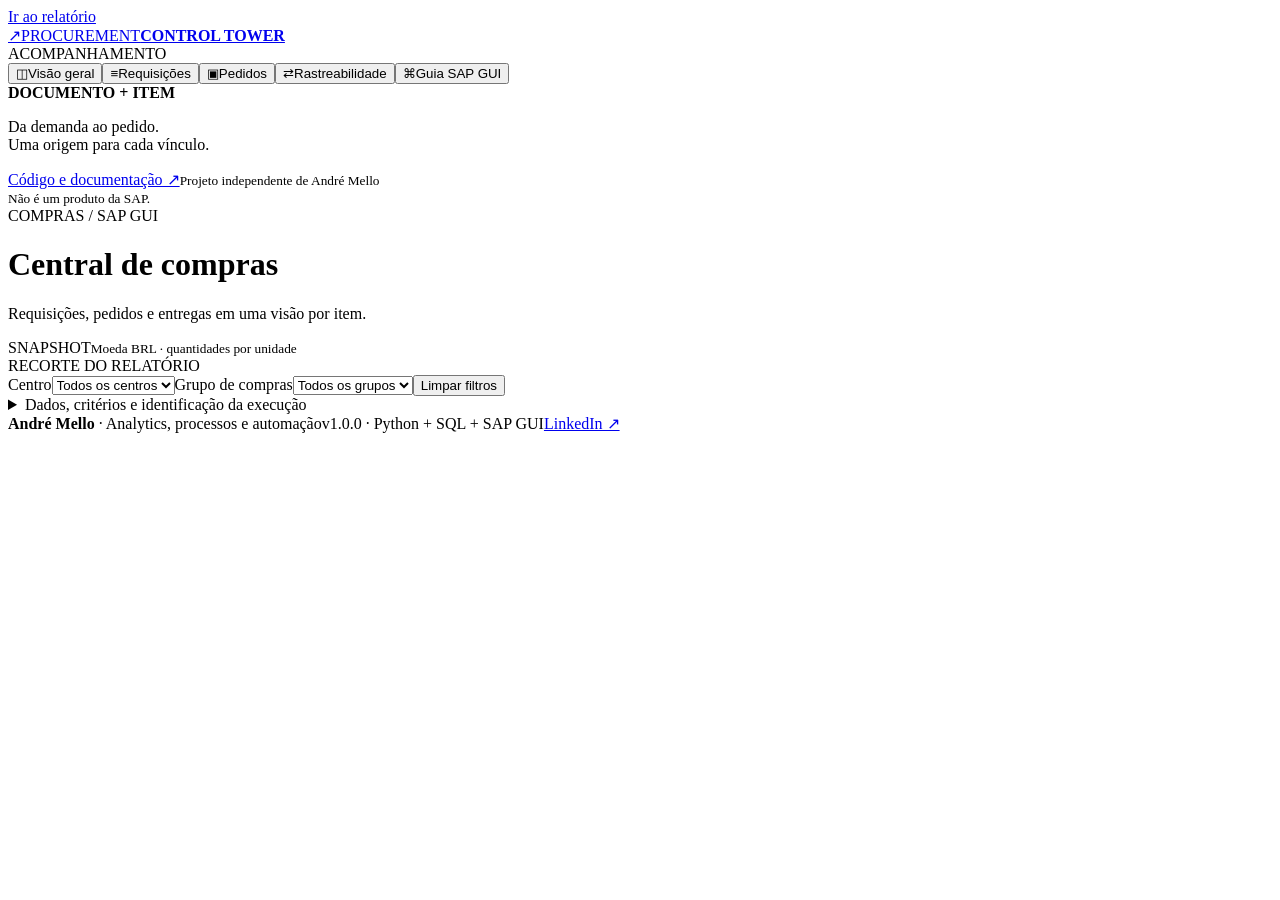
<file: web/template.html>
<!doctype html>
<html lang="pt-BR"><head><meta charset="utf-8"><meta name="viewport" content="width=device-width,initial-scale=1"><meta name="description" content="Requisições e pedidos por item: relatório visual, SQL reproduzível e guia SAP GUI com dados fictícios."><title>Central de compras · SAP Procurement Control Tower</title><style>__CSS__</style></head>
<body><a class="skip" href="#panel">Ir ao relatório</a>
<aside class="sidebar"><a class="brand" href="#overview" aria-label="Central de compras, início"><span class="brand-icon">↗</span><span>PROCUREMENT<strong>CONTROL TOWER</strong></span></a><div class="nav-caption">ACOMPANHAMENTO</div><nav aria-label="Perspectivas de compras"><button data-view="overview" aria-current="page"><span aria-hidden="true">◫</span>Visão geral</button><button data-view="requests"><span aria-hidden="true">≡</span>Requisições</button><button data-view="orders"><span aria-hidden="true">▣</span>Pedidos</button><button data-view="trace"><span aria-hidden="true">⇄</span>Rastreabilidade</button><button data-view="guide"><span aria-hidden="true">⌘</span>Guia SAP GUI</button></nav><div class="sidebar-note"><span class="status-dot"></span><b>DOCUMENTO + ITEM</b><p>Da demanda ao pedido.<br>Uma origem para cada vínculo.</p></div><a class="sidebar-link" href="https://github.com/andremellotech/sap-procurement-control-tower">Código e documentação ↗</a><small>Projeto independente de André Mello<br>Não é um produto da SAP.</small></aside>
<main><header class="topbar"><div><span class="eyebrow">COMPRAS / SAP GUI</span><h1>Central de compras</h1><p>Requisições, pedidos e entregas em uma visão por item.</p></div><div class="snapshot"><span id="data-kind">SNAPSHOT</span><strong id="as-of"></strong><small>Moeda BRL · quantidades por unidade</small></div></header>
<section class="filters" aria-label="Escopo dos indicadores"><div><span class="filter-label">RECORTE DO RELATÓRIO</span><small id="scope-note"></small></div><div class="filter-fields"><label for="global-center">Centro<select id="global-center"><option value="">Todos os centros</option></select></label><label for="global-group">Grupo de compras<select id="global-group"><option value="">Todos os grupos</option></select></label><button class="subtle" id="reset-filters">Limpar filtros</button></div></section>
<section class="kpis" id="kpis" aria-label="Indicadores do recorte"></section>
<section id="panel" tabindex="-1" aria-labelledby="panel-title"></section>
<details class="audit"><summary>Dados, critérios e identificação da execução</summary><div id="audit-content"></div></details>
<footer><span><b>André Mello</b> · Analytics, processos e automação</span><span>v1.0.0 · Python + SQL + SAP GUI</span><a href="https://www.linkedin.com/in/aamello/">LinkedIn ↗</a></footer>
</main>
<dialog id="doc-dialog" aria-labelledby="dialog-title"><div class="dialog-top"><span class="eyebrow">CONFERÊNCIA DO DOCUMENTO</span><button id="close-dialog" aria-label="Fechar ficha">×</button></div><div id="dialog-content"></div></dialog>
<script type="application/json" id="report-data">__DATA__</script><script type="application/json" id="report-context">__CONTEXT__</script><script>__METRICS__</script><script>__JS__</script></body></html>
</file>
